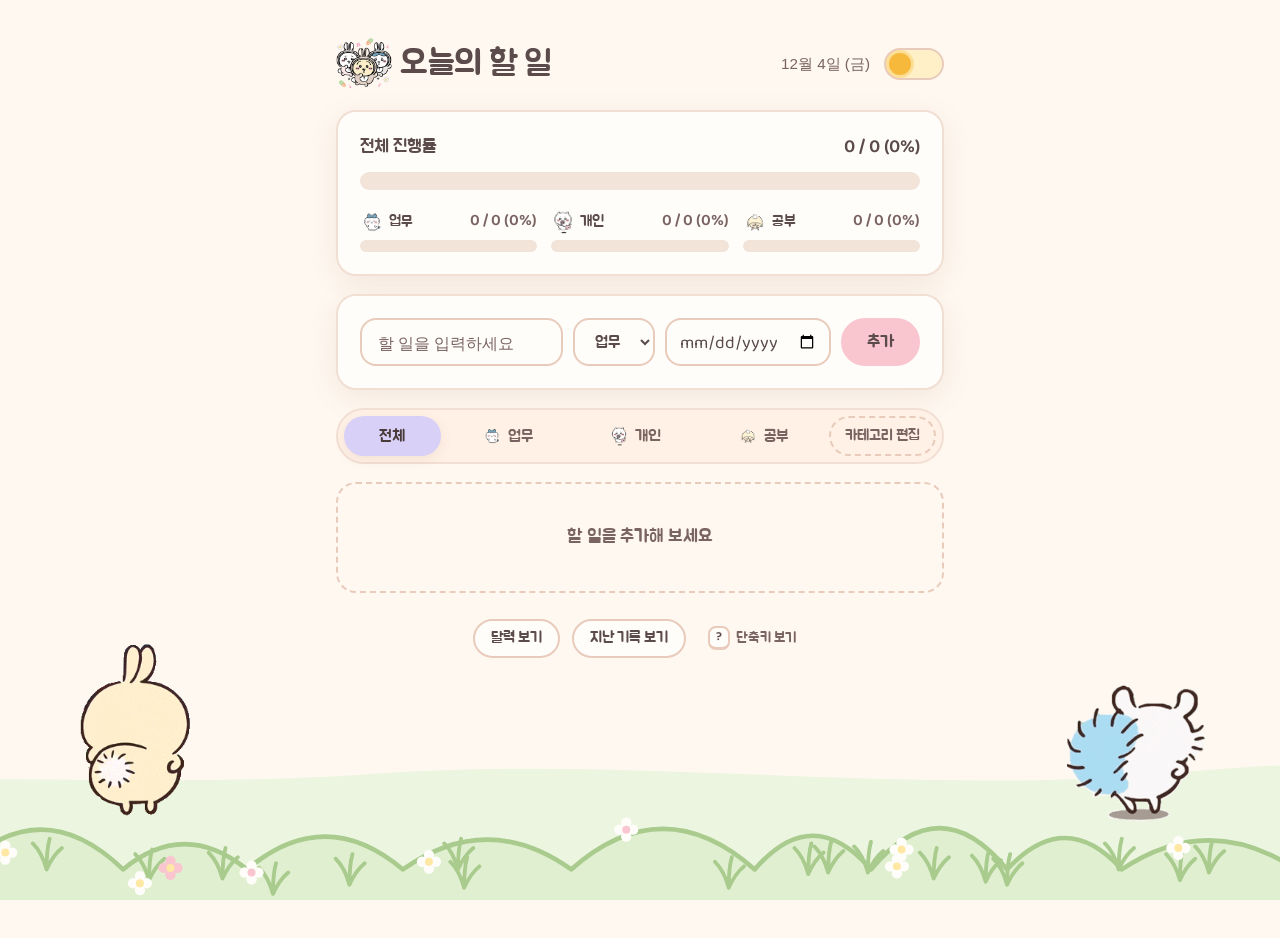
<file: index.html>
<!-- Created: 2026-11-02 15:14 -->
<!DOCTYPE html>
<html lang="ko">
<head>
  <meta charset="UTF-8">
  <meta name="viewport" content="width=device-width, initial-scale=1.0">
  <title>오늘의 할 일</title>
  <link rel="stylesheet" href="style.css">
  <!-- 새로고침 때 낮 화면이 번쩍이지 않도록 저장된 테마를 먼저 적용 -->
  <script>
    try {
      if (JSON.parse(localStorage.getItem("todo-app:v1")).settings.theme === "night") {
        document.documentElement.dataset.theme = "night";
      }
    } catch (e) {}
  </script>
</head>
<body>
  <!-- 밤하늘 장식 (화면 뒤, 클릭·스크린 리더 대상 아님) -->
  <div class="sky" aria-hidden="true">
    <span class="stars"></span>
    <span class="stars stars-twinkle"></span>
    <span class="stars stars-twinkle stars-twinkle-late"></span>
    <span class="moon"></span>
  </div>

  <!-- 낮 풀숲 장식 (화면 아래, 클릭·스크린 리더 대상 아님 · 밤에는 투명) -->
  <div class="meadow" aria-hidden="true">
    <svg class="meadow-art" viewBox="0 0 1440 170" preserveAspectRatio="xMidYMax slice" focusable="false">
      <path d="M0 112 C180 76 360 100 540 88 C720 74 900 104 1080 86 C1260 70 1380 94 1440 88 V180 H0 Z" style="fill:var(--color-meadow-back)"/>
      <path d="M-40 150 Q9 109 58 150 Q118 106 177 150 Q226 108 275 150 Q328 98 382 150 Q422 117 463 150 Q514 107 565 150 Q620 111 675 150 Q735 97 795 150 Q833 106 871 150 Q916 96 960 150 Q998 109 1035 150 Q1092 112 1149 150 Q1185 111 1221 150 Q1268 106 1316 150 Q1372 115 1427 150 Q1482 112 1536 150 V180 H-40 Z" style="fill:var(--color-meadow-front);stroke:var(--color-meadow-line);stroke-width:3;stroke-linejoin:round"/>
      <path d="M332 150 q-3 -11 -9 -17 M332 150 q0 -13 2 -20 M332 150 q4 -9 10 -14 M1092 152 q-3 -11 -9 -17 M1092 152 q0 -13 2 -20 M1092 152 q4 -9 10 -14 M131 151 q-3 -11 -9 -17 M131 151 q0 -13 2 -20 M131 151 q4 -9 10 -14 M399 157 q-3 -11 -9 -17 M399 157 q0 -13 2 -20 M399 157 q4 -9 10 -14 M1238 150 q-3 -11 -9 -17 M1238 150 q0 -13 2 -20 M1238 150 q4 -9 10 -14 M960 160 q-3 -11 -9 -17 M960 160 q0 -13 2 -20 M960 160 q4 -9 10 -14 M912 156 q-3 -11 -9 -17 M912 156 q0 -13 2 -20 M912 156 q4 -9 10 -14 M1073 157 q-3 -11 -9 -17 M1073 157 q0 -13 2 -20 M1073 157 q4 -9 10 -14 M1321 159 q-3 -11 -9 -17 M1321 159 q0 -13 2 -20 M1321 159 q4 -9 10 -14 M1033 150 q-3 -11 -9 -17 M1033 150 q0 -13 2 -20 M1033 150 q4 -9 10 -14 M1366 152 q-3 -11 -9 -17 M1366 152 q0 -13 2 -20 M1366 152 q4 -9 10 -14 M946 158 q-3 -11 -9 -17 M946 158 q0 -13 2 -20 M946 158 q4 -9 10 -14 M843 152 q-3 -11 -9 -17 M843 152 q0 -13 2 -20 M843 152 q4 -9 10 -14 M530 160 q-3 -11 -9 -17 M530 160 q0 -13 2 -20 M530 160 q4 -9 10 -14 M480 166 q-3 -11 -9 -17 M480 166 q0 -13 2 -20 M480 166 q4 -9 10 -14 M601 150 q-3 -11 -9 -17 M601 150 q0 -13 2 -20 M601 150 q4 -9 10 -14 M153 153 q-3 -11 -9 -17 M153 153 q0 -13 2 -20 M153 153 q4 -9 10 -14 M830 153 q-3 -11 -9 -17 M830 153 q0 -13 2 -20 M830 153 q4 -9 10 -14 M605 162 q-3 -11 -9 -17 M605 162 q0 -13 2 -20 M605 162 q4 -9 10 -14 M146 150 q-3 -11 -9 -17 M146 150 q0 -13 2 -20 M146 150 q4 -9 10 -14 M1412 150 q-3 -11 -9 -17 M1412 150 q0 -13 2 -20 M1412 150 q4 -9 10 -14 M447 156 q-3 -11 -9 -17 M447 156 q0 -13 2 -20 M447 156 q4 -9 10 -14 M117 165 q-3 -11 -9 -17 M117 165 q0 -13 2 -20 M117 165 q4 -9 10 -14 M778 162 q-3 -11 -9 -17 M778 162 q0 -13 2 -20 M778 162 q4 -9 10 -14 M869 152 q-3 -11 -9 -17 M869 152 q0 -13 2 -20 M869 152 q4 -9 10 -14 M1169 156 q-3 -11 -9 -17 M1169 156 q0 -13 2 -20 M1169 156 q4 -9 10 -14" style="fill:none;stroke:var(--color-meadow-line);stroke-width:2.5;stroke-linecap:round"/>
      <g style="fill:var(--color-meadow-flower)"><circle cx="582" cy="140.5" r="3.4"/><circle cx="586.5" cy="145" r="3.4"/><circle cx="582" cy="149.5" r="3.4"/><circle cx="577.5" cy="145" r="3.4"/></g><circle cx="582" cy="145" r="2.6" style="fill:var(--color-study)"/><g style="fill:var(--color-meadow-flower)"><circle cx="711" cy="119.5" r="3.4"/><circle cx="715.5" cy="124" r="3.4"/><circle cx="711" cy="128.5" r="3.4"/><circle cx="706.5" cy="124" r="3.4"/></g><circle cx="711" cy="124" r="2.6" style="fill:var(--color-personal)"/><g style="fill:var(--color-meadow-flower)"><circle cx="305" cy="134.5" r="3.4"/><circle cx="309.5" cy="139" r="3.4"/><circle cx="305" cy="143.5" r="3.4"/><circle cx="300.5" cy="139" r="3.4"/></g><circle cx="305" cy="139" r="2.6" style="fill:var(--color-study)"/><g style="fill:var(--color-meadow-flower)"><circle cx="52" cy="122.5" r="3.4"/><circle cx="56.5" cy="127" r="3.4"/><circle cx="52" cy="131.5" r="3.4"/><circle cx="47.5" cy="127" r="3.4"/></g><circle cx="52" cy="127" r="2.6" style="fill:var(--color-personal)"/><g style="fill:var(--color-meadow-flower)"><circle cx="393" cy="154.5" r="3.4"/><circle cx="397.5" cy="159" r="3.4"/><circle cx="393" cy="163.5" r="3.4"/><circle cx="388.5" cy="159" r="3.4"/></g><circle cx="393" cy="159" r="2.6" style="fill:var(--color-study)"/><g style="fill:var(--color-meadow-flower)"><circle cx="1072" cy="131.5" r="3.4"/><circle cx="1076.5" cy="136" r="3.4"/><circle cx="1072" cy="140.5" r="3.4"/><circle cx="1067.5" cy="136" r="3.4"/></g><circle cx="1072" cy="136" r="2.6" style="fill:var(--color-study)"/><g style="fill:var(--color-meadow-flower)"><circle cx="888" cy="143.5" r="3.4"/><circle cx="892.5" cy="148" r="3.4"/><circle cx="888" cy="152.5" r="3.4"/><circle cx="883.5" cy="148" r="3.4"/></g><circle cx="888" cy="148" r="2.6" style="fill:var(--color-study)"/><g style="fill:var(--color-meadow-flower)"><circle cx="891" cy="132.5" r="3.4"/><circle cx="895.5" cy="137" r="3.4"/><circle cx="891" cy="141.5" r="3.4"/><circle cx="886.5" cy="137" r="3.4"/></g><circle cx="891" cy="137" r="2.6" style="fill:var(--color-study)"/><g style="fill:var(--color-meadow-flower)"><circle cx="1243" cy="138.5" r="3.4"/><circle cx="1247.5" cy="143" r="3.4"/><circle cx="1243" cy="147.5" r="3.4"/><circle cx="1238.5" cy="143" r="3.4"/></g><circle cx="1243" cy="143" r="2.6" style="fill:var(--color-study)"/><g style="fill:var(--color-personal)"><circle cx="413" cy="144.5" r="3.4"/><circle cx="417.5" cy="149" r="3.4"/><circle cx="413" cy="153.5" r="3.4"/><circle cx="408.5" cy="149" r="3.4"/></g><circle cx="413" cy="149" r="2.6" style="fill:var(--color-study)"/><g style="fill:var(--color-meadow-flower)"><circle cx="1211" cy="125.5" r="3.4"/><circle cx="1215.5" cy="130" r="3.4"/><circle cx="1211" cy="134.5" r="3.4"/><circle cx="1206.5" cy="130" r="3.4"/></g><circle cx="1211" cy="130" r="2.6" style="fill:var(--color-study)"/><g style="fill:var(--color-meadow-flower)"><circle cx="466" cy="147.5" r="3.4"/><circle cx="470.5" cy="152" r="3.4"/><circle cx="466" cy="156.5" r="3.4"/><circle cx="461.5" cy="152" r="3.4"/></g><circle cx="466" cy="152" r="2.6" style="fill:var(--color-personal)"/><g style="fill:var(--color-meadow-flower)"><circle cx="1279" cy="140.5" r="3.4"/><circle cx="1283.5" cy="145" r="3.4"/><circle cx="1279" cy="149.5" r="3.4"/><circle cx="1274.5" cy="145" r="3.4"/></g><circle cx="1279" cy="145" r="2.6" style="fill:var(--color-personal)"/><g style="fill:var(--color-meadow-flower)"><circle cx="180" cy="123.5" r="3.4"/><circle cx="184.5" cy="128" r="3.4"/><circle cx="180" cy="132.5" r="3.4"/><circle cx="175.5" cy="128" r="3.4"/></g><circle cx="180" cy="128" r="2.6" style="fill:var(--color-study)"/>
    </svg>
    <!-- 낮 친구들: 토끼 · 다람쥐 (풀숲과 함께 밤에는 사라진다 · 움직임 줄이기 설정이면 멈춘 그림) -->
    <picture class="meadow-friend meadow-friend--bunny">
      <source srcset="images/meadow-bunny.png" media="(prefers-reduced-motion: reduce)">
      <img src="images/meadow-bunny.gif" alt="" width="200" height="200" draggable="false">
    </picture>
    <picture class="meadow-friend meadow-friend--squirrel">
      <source srcset="images/meadow-squirrel.png" media="(prefers-reduced-motion: reduce)">
      <img src="images/meadow-squirrel.gif" alt="" width="180" height="180" draggable="false">
    </picture>
  </div>

  <!-- 밤 친구들: 고양이 · 노란 토끼 (밤에만 보인다) -->
  <div class="night-friends" aria-hidden="true">
    <picture class="meadow-friend meadow-friend--cat">
      <source srcset="images/meadow-cat.png" media="(prefers-reduced-motion: reduce)">
      <img src="images/meadow-cat.gif" alt="" width="170" height="170" draggable="false">
    </picture>
    <picture class="meadow-friend meadow-friend--yellow">
      <source srcset="images/meadow-yellow.png" media="(prefers-reduced-motion: reduce)">
      <img src="images/meadow-yellow.gif" alt="" width="180" height="180" draggable="false">
    </picture>
  </div>

  <main class="app">
    <!-- localStorage를 쓸 수 없을 때만 표시 -->
    <p class="banner" id="storage-banner" role="alert" hidden>이 브라우저에서는 데이터가 저장되지 않습니다</p>

    <!-- 1. 헤더 -->
    <header class="app-header">
      <h1 class="app-title"><span class="title-icon" id="title-icon"></span>오늘의 할 일</h1>
      <time class="today" id="today"></time>
      <button type="button" class="theme-switch" id="theme-switch" role="switch"
              aria-checked="false" aria-label="밤 모드">
        <span class="theme-switch-thumb" aria-hidden="true"></span>
      </button>
    </header>

    <!-- 2. 진행률 -->
    <section class="card progress" aria-labelledby="progress-title">
      <div class="progress-head">
        <h2 class="section-title" id="progress-title">전체 진행률</h2>
        <p class="progress-text" id="progress-text">0 / 0 (0%)</p>
      </div>
      <div class="bar bar-total" role="progressbar" aria-label="전체 진행률"
           aria-valuemin="0" aria-valuemax="100" aria-valuenow="0">
        <div class="bar-fill" id="progress-fill" style="width: 0%"></div>
      </div>

      <ul class="category-progress"></ul>
    </section>

    <!-- 3. 입력 -->
    <section class="card" aria-label="할 일 추가">
      <form class="todo-form" id="todo-form">
        <label for="todo-input" class="visually-hidden">할 일</label>
        <input type="text" id="todo-input" class="todo-input"
               maxlength="100" placeholder="할 일을 입력하세요" autocomplete="off">

        <label for="todo-category" class="visually-hidden">카테고리</label>
        <select id="todo-category" class="todo-select"></select>
        <label for="todo-due" class="visually-hidden">마감일 (선택)</label>
        <input type="date" id="todo-due" class="todo-due" title="마감일 (선택)">

        <button type="submit" class="btn btn-primary">추가</button>
      </form>
    </section>

    <!-- 4. 필터 탭 -->
    <nav class="filters" aria-label="카테고리 필터">
      <button type="button" class="filter-btn is-active" data-filter="all" aria-pressed="true">전체</button>
      <!-- 카테고리 탭은 app.js가 이 버튼 앞에 그린다 -->
      <button type="button" class="filter-edit" id="category-open">카테고리 편집</button>
    </nav>

    <!-- 5. 할 일 목록 (app.js에서 렌더링) -->
    <section aria-label="할 일 목록">
      <ul class="todo-list" id="todo-list"></ul>
    </section>
    <div class="page-links">
      <button type="button" class="history-open" id="calendar-open">달력 보기</button>
      <button type="button" class="history-open" id="history-open">지난 기록 보기</button>
      <button type="button" class="shortcut-hint" id="help-open"><kbd>?</kbd> 단축키 보기</button>
    </div>

  </main>

  <!-- 단축키 도움말 (? 키 또는 아래 안내 버튼으로 열기) -->
  <dialog class="help-dialog" id="help-dialog" aria-labelledby="help-title">
    <div class="help-head">
      <h2 class="help-title" id="help-title">키보드 단축키</h2>
      <button type="button" class="btn btn-ghost" id="help-close">닫기</button>
    </div>
    <table class="shortcut-table">
      <thead>
        <tr>
          <th scope="col">키</th>
          <th scope="col">동작</th>
        </tr>
      </thead>
      <tbody id="shortcut-rows"></tbody>
    </table>
  </dialog>

  <!-- 카테고리 편집 (추가·이름 바꾸기·삭제, 최대 5개) -->
  <dialog class="help-dialog category-dialog" id="category-dialog" aria-labelledby="category-title">
    <div class="help-head">
      <h2 class="help-title" id="category-title">카테고리 편집</h2>
      <button type="button" class="btn btn-ghost" id="category-close">닫기</button>
    </div>
    <p class="category-note" id="category-note"></p>
    <ul class="category-list" id="category-list"></ul>
    <form class="category-add" id="category-add-form">
      <label for="category-add-input" class="visually-hidden">새 카테고리 이름</label>
      <input type="text" id="category-add-input" class="todo-input" maxlength="10"
             placeholder="새 카테고리 이름" autocomplete="off">
      <button type="submit" class="btn btn-primary" id="category-add-button">추가</button>
    </form>
    <p class="category-error" id="category-error" role="alert" hidden></p>
  </dialog>

  <!-- 지난 기록: 날짜별로 추가·완료한 할 일 (H 키 또는 아래 버튼) -->
  <dialog class="help-dialog history-dialog" id="history-dialog" aria-labelledby="history-title">
    <div class="help-head">
      <h2 class="help-title" id="history-title">지난 기록</h2>
      <button type="button" class="btn btn-ghost" id="history-close">닫기</button>
    </div>
    <p class="category-note">날짜별로 추가하고 완료한 할 일을 모아 보여 줘요. 삭제한 할 일은 기록에서도 빠져요.</p>
    <div class="history-list" id="history-list"></div>
  </dialog>

  <!-- 달력: 마감일별 할 일 (C 키 또는 아래 버튼) -->
  <dialog class="help-dialog calendar-dialog" id="calendar-dialog" aria-labelledby="calendar-title">
    <div class="help-head">
      <h2 class="help-title" id="calendar-title">달력</h2>
      <button type="button" class="btn btn-ghost" id="calendar-close">닫기</button>
    </div>
    <div class="calendar-nav">
      <button type="button" class="btn btn-ghost calendar-arrow" id="calendar-prev" aria-label="이전 달">‹</button>
      <p class="calendar-month" id="calendar-month" aria-live="polite"></p>
      <button type="button" class="btn btn-ghost calendar-arrow" id="calendar-next" aria-label="다음 달">›</button>
      <button type="button" class="btn btn-ghost calendar-today-btn" id="calendar-today">오늘</button>
    </div>
    <div class="calendar-weekdays" aria-hidden="true">
      <span>일</span><span>월</span><span>화</span><span>수</span><span>목</span><span>금</span><span>토</span>
    </div>
    <div class="calendar-days" id="calendar-days"></div>
    <div class="calendar-detail" id="calendar-detail" aria-live="polite"></div>
  </dialog>

  <!-- 화면 아래 안내들 -->
  <div class="toast-stack">
    <!-- 삭제 되돌리기 (5초) -->
    <div class="toast toast-undo" id="undo-toast" role="status" aria-live="polite" hidden>
      <span>삭제했습니다 ·</span>
      <button type="button" class="toast-button" id="undo-button">되돌리기 (Ctrl+Z)</button>
    </div>
    <!-- 잠깐 보였다 사라지는 안내 (저장 실패 등) -->
    <div class="toast" id="toast" role="status" aria-live="polite" hidden></div>
  </div>

  <script src="app.js" defer></script>
</body>
</html>
</file>
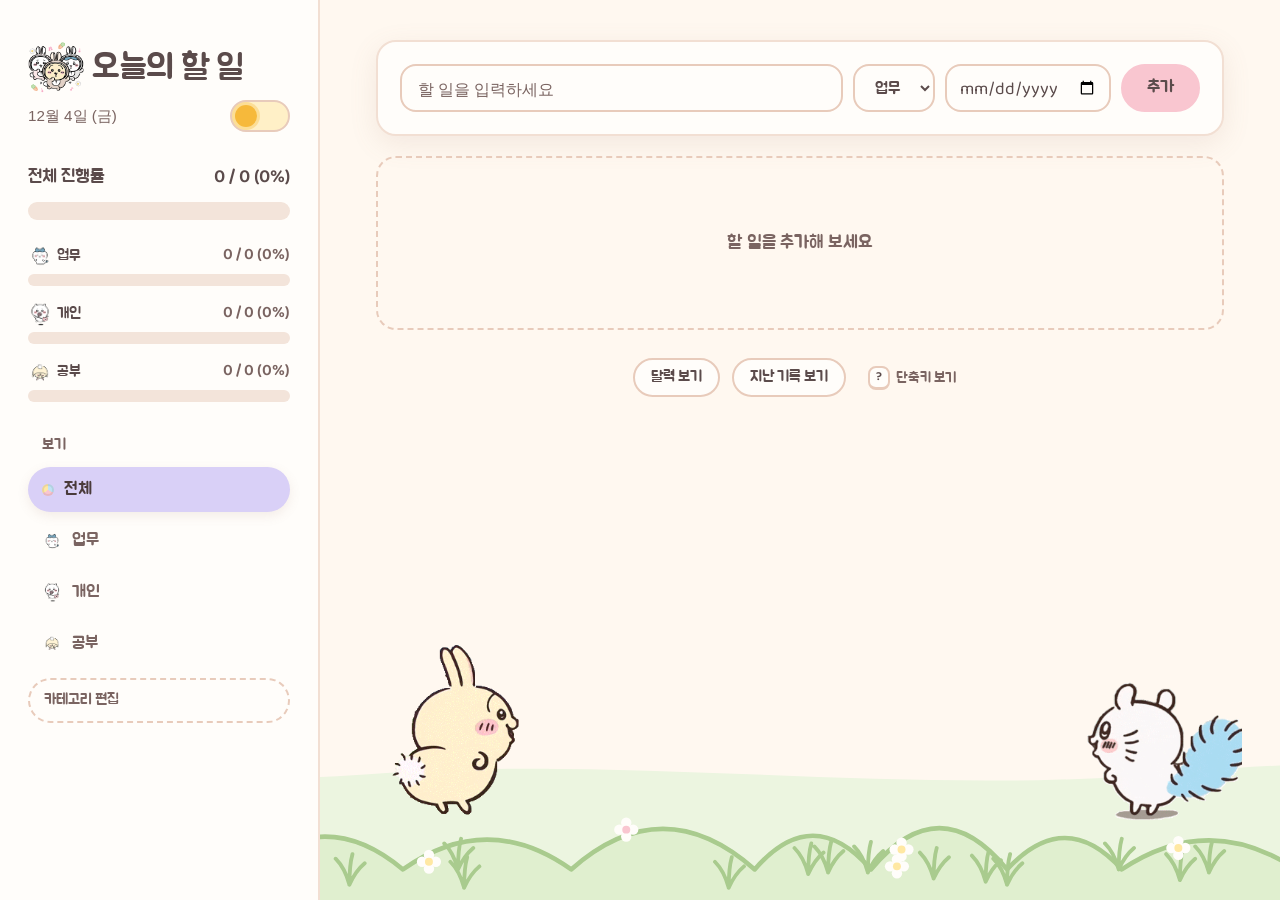
<file: web_version/index.html>
<!-- Created: 2026-11-02 15:47 -->
<!DOCTYPE html>
<html lang="ko">
<head>
  <meta charset="UTF-8">
  <meta name="viewport" content="width=device-width, initial-scale=1.0">
  <title>오늘의 할 일</title>
  <link rel="stylesheet" href="style.css">
  <!-- 새로고침 때 낮 화면이 번쩍이지 않도록 저장된 테마를 먼저 적용 -->
  <script>
    try {
      if (JSON.parse(localStorage.getItem("todo-app:v1")).settings.theme === "night") {
        document.documentElement.dataset.theme = "night";
      }
    } catch (e) {}
  </script>
</head>
<body>
  <!-- 밤하늘 장식 (화면 뒤, 클릭·스크린 리더 대상 아님) -->
  <div class="sky" aria-hidden="true">
    <span class="stars"></span>
    <span class="stars stars-twinkle"></span>
    <span class="stars stars-twinkle stars-twinkle-late"></span>
    <span class="moon"></span>
  </div>

  <!-- 낮 풀숲 장식 (화면 아래, 클릭·스크린 리더 대상 아님 · 밤에는 투명) -->
  <div class="meadow" aria-hidden="true">
    <svg class="meadow-art" viewBox="0 0 1440 170" preserveAspectRatio="xMidYMax slice" focusable="false">
      <path d="M0 112 C180 76 360 100 540 88 C720 74 900 104 1080 86 C1260 70 1380 94 1440 88 V180 H0 Z" style="fill:var(--color-meadow-back)"/>
      <path d="M-40 150 Q9 109 58 150 Q118 106 177 150 Q226 108 275 150 Q328 98 382 150 Q422 117 463 150 Q514 107 565 150 Q620 111 675 150 Q735 97 795 150 Q833 106 871 150 Q916 96 960 150 Q998 109 1035 150 Q1092 112 1149 150 Q1185 111 1221 150 Q1268 106 1316 150 Q1372 115 1427 150 Q1482 112 1536 150 V180 H-40 Z" style="fill:var(--color-meadow-front);stroke:var(--color-meadow-line);stroke-width:3;stroke-linejoin:round"/>
      <path d="M332 150 q-3 -11 -9 -17 M332 150 q0 -13 2 -20 M332 150 q4 -9 10 -14 M1092 152 q-3 -11 -9 -17 M1092 152 q0 -13 2 -20 M1092 152 q4 -9 10 -14 M131 151 q-3 -11 -9 -17 M131 151 q0 -13 2 -20 M131 151 q4 -9 10 -14 M399 157 q-3 -11 -9 -17 M399 157 q0 -13 2 -20 M399 157 q4 -9 10 -14 M1238 150 q-3 -11 -9 -17 M1238 150 q0 -13 2 -20 M1238 150 q4 -9 10 -14 M960 160 q-3 -11 -9 -17 M960 160 q0 -13 2 -20 M960 160 q4 -9 10 -14 M912 156 q-3 -11 -9 -17 M912 156 q0 -13 2 -20 M912 156 q4 -9 10 -14 M1073 157 q-3 -11 -9 -17 M1073 157 q0 -13 2 -20 M1073 157 q4 -9 10 -14 M1321 159 q-3 -11 -9 -17 M1321 159 q0 -13 2 -20 M1321 159 q4 -9 10 -14 M1033 150 q-3 -11 -9 -17 M1033 150 q0 -13 2 -20 M1033 150 q4 -9 10 -14 M1366 152 q-3 -11 -9 -17 M1366 152 q0 -13 2 -20 M1366 152 q4 -9 10 -14 M946 158 q-3 -11 -9 -17 M946 158 q0 -13 2 -20 M946 158 q4 -9 10 -14 M843 152 q-3 -11 -9 -17 M843 152 q0 -13 2 -20 M843 152 q4 -9 10 -14 M530 160 q-3 -11 -9 -17 M530 160 q0 -13 2 -20 M530 160 q4 -9 10 -14 M480 166 q-3 -11 -9 -17 M480 166 q0 -13 2 -20 M480 166 q4 -9 10 -14 M601 150 q-3 -11 -9 -17 M601 150 q0 -13 2 -20 M601 150 q4 -9 10 -14 M153 153 q-3 -11 -9 -17 M153 153 q0 -13 2 -20 M153 153 q4 -9 10 -14 M830 153 q-3 -11 -9 -17 M830 153 q0 -13 2 -20 M830 153 q4 -9 10 -14 M605 162 q-3 -11 -9 -17 M605 162 q0 -13 2 -20 M605 162 q4 -9 10 -14 M146 150 q-3 -11 -9 -17 M146 150 q0 -13 2 -20 M146 150 q4 -9 10 -14 M1412 150 q-3 -11 -9 -17 M1412 150 q0 -13 2 -20 M1412 150 q4 -9 10 -14 M447 156 q-3 -11 -9 -17 M447 156 q0 -13 2 -20 M447 156 q4 -9 10 -14 M117 165 q-3 -11 -9 -17 M117 165 q0 -13 2 -20 M117 165 q4 -9 10 -14 M778 162 q-3 -11 -9 -17 M778 162 q0 -13 2 -20 M778 162 q4 -9 10 -14 M869 152 q-3 -11 -9 -17 M869 152 q0 -13 2 -20 M869 152 q4 -9 10 -14 M1169 156 q-3 -11 -9 -17 M1169 156 q0 -13 2 -20 M1169 156 q4 -9 10 -14" style="fill:none;stroke:var(--color-meadow-line);stroke-width:2.5;stroke-linecap:round"/>
      <g style="fill:var(--color-meadow-flower)"><circle cx="582" cy="140.5" r="3.4"/><circle cx="586.5" cy="145" r="3.4"/><circle cx="582" cy="149.5" r="3.4"/><circle cx="577.5" cy="145" r="3.4"/></g><circle cx="582" cy="145" r="2.6" style="fill:var(--color-study)"/><g style="fill:var(--color-meadow-flower)"><circle cx="711" cy="119.5" r="3.4"/><circle cx="715.5" cy="124" r="3.4"/><circle cx="711" cy="128.5" r="3.4"/><circle cx="706.5" cy="124" r="3.4"/></g><circle cx="711" cy="124" r="2.6" style="fill:var(--color-personal)"/><g style="fill:var(--color-meadow-flower)"><circle cx="305" cy="134.5" r="3.4"/><circle cx="309.5" cy="139" r="3.4"/><circle cx="305" cy="143.5" r="3.4"/><circle cx="300.5" cy="139" r="3.4"/></g><circle cx="305" cy="139" r="2.6" style="fill:var(--color-study)"/><g style="fill:var(--color-meadow-flower)"><circle cx="52" cy="122.5" r="3.4"/><circle cx="56.5" cy="127" r="3.4"/><circle cx="52" cy="131.5" r="3.4"/><circle cx="47.5" cy="127" r="3.4"/></g><circle cx="52" cy="127" r="2.6" style="fill:var(--color-personal)"/><g style="fill:var(--color-meadow-flower)"><circle cx="393" cy="154.5" r="3.4"/><circle cx="397.5" cy="159" r="3.4"/><circle cx="393" cy="163.5" r="3.4"/><circle cx="388.5" cy="159" r="3.4"/></g><circle cx="393" cy="159" r="2.6" style="fill:var(--color-study)"/><g style="fill:var(--color-meadow-flower)"><circle cx="1072" cy="131.5" r="3.4"/><circle cx="1076.5" cy="136" r="3.4"/><circle cx="1072" cy="140.5" r="3.4"/><circle cx="1067.5" cy="136" r="3.4"/></g><circle cx="1072" cy="136" r="2.6" style="fill:var(--color-study)"/><g style="fill:var(--color-meadow-flower)"><circle cx="888" cy="143.5" r="3.4"/><circle cx="892.5" cy="148" r="3.4"/><circle cx="888" cy="152.5" r="3.4"/><circle cx="883.5" cy="148" r="3.4"/></g><circle cx="888" cy="148" r="2.6" style="fill:var(--color-study)"/><g style="fill:var(--color-meadow-flower)"><circle cx="891" cy="132.5" r="3.4"/><circle cx="895.5" cy="137" r="3.4"/><circle cx="891" cy="141.5" r="3.4"/><circle cx="886.5" cy="137" r="3.4"/></g><circle cx="891" cy="137" r="2.6" style="fill:var(--color-study)"/><g style="fill:var(--color-meadow-flower)"><circle cx="1243" cy="138.5" r="3.4"/><circle cx="1247.5" cy="143" r="3.4"/><circle cx="1243" cy="147.5" r="3.4"/><circle cx="1238.5" cy="143" r="3.4"/></g><circle cx="1243" cy="143" r="2.6" style="fill:var(--color-study)"/><g style="fill:var(--color-personal)"><circle cx="413" cy="144.5" r="3.4"/><circle cx="417.5" cy="149" r="3.4"/><circle cx="413" cy="153.5" r="3.4"/><circle cx="408.5" cy="149" r="3.4"/></g><circle cx="413" cy="149" r="2.6" style="fill:var(--color-study)"/><g style="fill:var(--color-meadow-flower)"><circle cx="1211" cy="125.5" r="3.4"/><circle cx="1215.5" cy="130" r="3.4"/><circle cx="1211" cy="134.5" r="3.4"/><circle cx="1206.5" cy="130" r="3.4"/></g><circle cx="1211" cy="130" r="2.6" style="fill:var(--color-study)"/><g style="fill:var(--color-meadow-flower)"><circle cx="466" cy="147.5" r="3.4"/><circle cx="470.5" cy="152" r="3.4"/><circle cx="466" cy="156.5" r="3.4"/><circle cx="461.5" cy="152" r="3.4"/></g><circle cx="466" cy="152" r="2.6" style="fill:var(--color-personal)"/><g style="fill:var(--color-meadow-flower)"><circle cx="1279" cy="140.5" r="3.4"/><circle cx="1283.5" cy="145" r="3.4"/><circle cx="1279" cy="149.5" r="3.4"/><circle cx="1274.5" cy="145" r="3.4"/></g><circle cx="1279" cy="145" r="2.6" style="fill:var(--color-personal)"/><g style="fill:var(--color-meadow-flower)"><circle cx="180" cy="123.5" r="3.4"/><circle cx="184.5" cy="128" r="3.4"/><circle cx="180" cy="132.5" r="3.4"/><circle cx="175.5" cy="128" r="3.4"/></g><circle cx="180" cy="128" r="2.6" style="fill:var(--color-study)"/>
    </svg>
    <!-- 낮 친구들: 토끼 · 다람쥐 (풀숲과 함께 밤에는 사라진다 · 움직임 줄이기 설정이면 멈춘 그림) -->
    <picture class="meadow-friend meadow-friend--bunny">
      <source srcset="images/meadow-bunny.png" media="(prefers-reduced-motion: reduce)">
      <img src="images/meadow-bunny.gif" alt="" width="200" height="200" draggable="false">
    </picture>
    <picture class="meadow-friend meadow-friend--squirrel">
      <source srcset="images/meadow-squirrel.png" media="(prefers-reduced-motion: reduce)">
      <img src="images/meadow-squirrel.gif" alt="" width="180" height="180" draggable="false">
    </picture>
  </div>

  <!-- 밤 친구들: 고양이 · 노란 토끼 (밤에만 보인다) -->
  <div class="night-friends" aria-hidden="true">
    <picture class="meadow-friend meadow-friend--cat">
      <source srcset="images/meadow-cat.png" media="(prefers-reduced-motion: reduce)">
      <img src="images/meadow-cat.gif" alt="" width="170" height="170" draggable="false">
    </picture>
    <picture class="meadow-friend meadow-friend--yellow">
      <source srcset="images/meadow-yellow.png" media="(prefers-reduced-motion: reduce)">
      <img src="images/meadow-yellow.gif" alt="" width="180" height="180" draggable="false">
    </picture>
  </div>

  <div class="app">
    <!-- 왼쪽 사이드바: 헤더 · 진행률 · 필터 -->
    <aside class="sidebar">
      <header class="app-header">
        <h1 class="app-title"><span class="title-icon" id="title-icon"></span>오늘의 할 일</h1>
        <time class="today" id="today"></time>
        <button type="button" class="theme-switch" id="theme-switch" role="switch"
                aria-checked="false" aria-label="밤 모드">
          <span class="theme-switch-thumb" aria-hidden="true"></span>
        </button>
      </header>

      <section class="progress" aria-labelledby="progress-title">
        <div class="progress-head">
          <h2 class="section-title" id="progress-title">전체 진행률</h2>
          <p class="progress-text" id="progress-text">0 / 0 (0%)</p>
        </div>
        <div class="bar bar-total" role="progressbar" aria-label="전체 진행률"
             aria-valuemin="0" aria-valuemax="100" aria-valuenow="0">
          <div class="bar-fill" id="progress-fill" style="width: 0%"></div>
        </div>

        <ul class="category-progress"></ul>
      </section>

      <nav class="filters" aria-label="카테고리 필터">
        <p class="nav-title" aria-hidden="true">보기</p>
        <button type="button" class="filter-btn is-active" data-filter="all" aria-pressed="true">전체</button>
        <!-- 카테고리 탭은 app.js가 이 버튼 앞에 그린다 -->
        <button type="button" class="filter-edit" id="category-open">카테고리 편집</button>
      </nav>
    </aside>

    <!-- 오른쪽 본문: 입력 · 목록 -->
    <main class="main">
      <div class="main-inner">
        <!-- localStorage를 쓸 수 없을 때만 표시 -->
        <p class="banner" id="storage-banner" role="alert" hidden>이 브라우저에서는 데이터가 저장되지 않습니다</p>

        <section class="card" aria-label="할 일 추가">
          <form class="todo-form" id="todo-form">
            <label for="todo-input" class="visually-hidden">할 일</label>
            <input type="text" id="todo-input" class="todo-input"
                   maxlength="100" placeholder="할 일을 입력하세요" autocomplete="off">

            <label for="todo-category" class="visually-hidden">카테고리</label>
            <select id="todo-category" class="todo-select"></select>
            <label for="todo-due" class="visually-hidden">마감일 (선택)</label>
            <input type="date" id="todo-due" class="todo-due" title="마감일 (선택)">

            <button type="submit" class="btn btn-primary">추가</button>
          </form>
        </section>

        <section aria-label="할 일 목록">
          <ul class="todo-list" id="todo-list"></ul>
        </section>
        <div class="page-links">
          <button type="button" class="history-open" id="calendar-open">달력 보기</button>
          <button type="button" class="history-open" id="history-open">지난 기록 보기</button>
          <button type="button" class="shortcut-hint" id="help-open"><kbd>?</kbd> 단축키 보기</button>
        </div>

      </div>
    </main>
  </div>

  <!-- 단축키 도움말 (? 키 또는 아래 안내 버튼으로 열기) -->
  <dialog class="help-dialog" id="help-dialog" aria-labelledby="help-title">
    <div class="help-head">
      <h2 class="help-title" id="help-title">키보드 단축키</h2>
      <button type="button" class="btn btn-ghost" id="help-close">닫기</button>
    </div>
    <table class="shortcut-table">
      <thead>
        <tr>
          <th scope="col">키</th>
          <th scope="col">동작</th>
        </tr>
      </thead>
      <tbody id="shortcut-rows"></tbody>
    </table>
  </dialog>

  <!-- 카테고리 편집 (추가·이름 바꾸기·삭제, 최대 5개) -->
  <dialog class="help-dialog category-dialog" id="category-dialog" aria-labelledby="category-title">
    <div class="help-head">
      <h2 class="help-title" id="category-title">카테고리 편집</h2>
      <button type="button" class="btn btn-ghost" id="category-close">닫기</button>
    </div>
    <p class="category-note" id="category-note"></p>
    <ul class="category-list" id="category-list"></ul>
    <form class="category-add" id="category-add-form">
      <label for="category-add-input" class="visually-hidden">새 카테고리 이름</label>
      <input type="text" id="category-add-input" class="todo-input" maxlength="10"
             placeholder="새 카테고리 이름" autocomplete="off">
      <button type="submit" class="btn btn-primary" id="category-add-button">추가</button>
    </form>
    <p class="category-error" id="category-error" role="alert" hidden></p>
  </dialog>

  <!-- 지난 기록: 날짜별로 추가·완료한 할 일 (H 키 또는 아래 버튼) -->
  <dialog class="help-dialog history-dialog" id="history-dialog" aria-labelledby="history-title">
    <div class="help-head">
      <h2 class="help-title" id="history-title">지난 기록</h2>
      <button type="button" class="btn btn-ghost" id="history-close">닫기</button>
    </div>
    <p class="category-note">날짜별로 추가하고 완료한 할 일을 모아 보여 줘요. 삭제한 할 일은 기록에서도 빠져요.</p>
    <div class="history-list" id="history-list"></div>
  </dialog>

  <!-- 달력: 마감일별 할 일 (C 키 또는 아래 버튼) -->
  <dialog class="help-dialog calendar-dialog" id="calendar-dialog" aria-labelledby="calendar-title">
    <div class="help-head">
      <h2 class="help-title" id="calendar-title">달력</h2>
      <button type="button" class="btn btn-ghost" id="calendar-close">닫기</button>
    </div>
    <div class="calendar-nav">
      <button type="button" class="btn btn-ghost calendar-arrow" id="calendar-prev" aria-label="이전 달">‹</button>
      <p class="calendar-month" id="calendar-month" aria-live="polite"></p>
      <button type="button" class="btn btn-ghost calendar-arrow" id="calendar-next" aria-label="다음 달">›</button>
      <button type="button" class="btn btn-ghost calendar-today-btn" id="calendar-today">오늘</button>
    </div>
    <div class="calendar-weekdays" aria-hidden="true">
      <span>일</span><span>월</span><span>화</span><span>수</span><span>목</span><span>금</span><span>토</span>
    </div>
    <div class="calendar-days" id="calendar-days"></div>
    <div class="calendar-detail" id="calendar-detail" aria-live="polite"></div>
  </dialog>

  <!-- 화면 아래 안내들 -->
  <div class="toast-stack">
    <!-- 삭제 되돌리기 (5초) -->
    <div class="toast toast-undo" id="undo-toast" role="status" aria-live="polite" hidden>
      <span>삭제했습니다 ·</span>
      <button type="button" class="toast-button" id="undo-button">되돌리기 (Ctrl+Z)</button>
    </div>
    <!-- 잠깐 보였다 사라지는 안내 (저장 실패 등) -->
    <div class="toast" id="toast" role="status" aria-live="polite" hidden></div>
  </div>

  <script src="app.js" defer></script>
</body>
</html>
</file>
<file: style.css>
/* Created: 2026-11-02 15:14 */

/* ============================================================
   말랑하고 따뜻한 동화풍 테마
   - 색상은 모두 :root 변수(역할 이름). 다크 모드는 이 변수만 덮어쓰면 된다.
   - 글자/배경 조합은 모두 명도 대비 4.5:1 이상.
   ============================================================ */

@font-face {
  font-family: "Jua";
  src: url("fonts/Jua-Regular.woff2") format("woff2");
  font-weight: 400;
  font-style: normal;
  font-display: swap;
}

/* 영문·숫자·기본 문장부호 전용 (Baloo 2 SemiBold를 라틴 범위만 잘라 18KB로 넣었다).
   - Jua(굵기 1개)와 함께 쓰이므로 font-weight 400 자리에 등록한다.
   - size-adjust: Baloo 2는 대문자 높이가 Jua의 영문보다 작아(0.615 vs 0.712em) 키워 맞춘다.
   - ascent/descent/line-gap-override: Baloo 2의 세로 여백(1.6em)이 Jua(1.0em)보다 훨씬 커서
     영문만 있는 줄이 아래로 처지거나 줄 높이가 흔들리지 않도록 Jua와 같게 맞춘다. */
@font-face {
  font-family: "Baloo 2";
  src: url("fonts/Baloo2-SemiBold-Latin.woff2") format("woff2");
  font-weight: 400;
  font-style: normal;
  font-display: swap;
  unicode-range: U+0020-007E, U+00A0-00FF, U+2013-2014, U+2018-201A, U+201C-201E, U+2022, U+2026;
  size-adjust: 108%;
  /* override 값에도 size-adjust가 곱해지므로 1.08로 나눠 둔다 → 실제로 Jua와 같은 0.8em / 0.2em */
  ascent-override: 74.07%;
  descent-override: 18.52%;
  line-gap-override: 0%;
}

/* 할 일 내용용 영문 (Baloo 2 Regular, 라틴 범위만 18KB).
   내용의 한글은 읽기 편한 시스템 고딕(보통 굵기)이므로, 굵기를 맞춰 Regular를 따로 쓴다.
   - size-adjust 110%: 소문자 높이를 시스템 고딕과 맞춘다(Baloo 2는 그대로 쓰면 작아 보인다).
   - override: 시스템 고딕(Mac 기준 0.97em / 0.21em)과 같은 줄 위치가 되도록 1.1로 나눈 값. */
@font-face {
  font-family: "Baloo 2 Text";
  src: url("fonts/Baloo2-Regular-Latin.woff2") format("woff2");
  font-weight: 400;
  font-style: normal;
  font-display: swap;
  unicode-range: U+0020-007E, U+00A0-00FF, U+2013-2014, U+2018-201A, U+201C-201E, U+2022, U+2026;
  size-adjust: 110%;
  ascent-override: 88.18%;
  descent-override: 19.09%;
  line-gap-override: 0%;
}

:root {
  color-scheme: light;

  /* 바탕 */
  --color-bg: #fff8f0;              /* 크림색 페이지 배경 */
  --color-surface: #fffdfa;         /* 카드 */
  --color-surface-soft: #fff1e6;    /* 탭 바탕, 호버 */

  /* 글자 */
  --color-text: #5b4b4b;            /* 본문 (bg 대비 7.8:1) */
  --color-text-muted: #7a6461;      /* 보조 글자 (surface-soft 대비 5.0:1) */
  --color-text-on-accent: #5b4b4b;  /* 분홍 버튼 위 글자 (5.5:1) */
  --color-text-on-category: #4a3b3b;/* 카테고리 배지 위 글자 (7.1:1 이상) */

  /* 선 · 그림자 */
  --color-border: #f2dfd3;
  --color-border-strong: #e8cbbb;   /* 입력창 테두리 */
  --color-shadow: rgba(160, 112, 96, 0.12);

  /* 포인트 */
  --color-accent: #f9c6d0;          /* 연분홍: 주요 버튼, 선택된 탭 */
  --color-accent-hover: #fbd6dd;
  --color-accent-strong: #c9607a;   /* 포커스 링, 체크박스 (글자 아님, 3:1 이상) */
  --color-on-accent-strong: #ffffff;/* 체크 표시 */

  /* 카테고리 (진행 막대·배지 공통) */
  --color-work: #bfe3f5;            /* 하늘색 */
  --color-personal: #f9c6d0;        /* 연분홍 */
  --color-study: #ffe8a3;           /* 버터 노랑 */
  --color-extra1: #ffd6b8;          /* 새 카테고리 1 (살구) */
  --color-extra2: #cfe5c4;          /* 새 카테고리 2 (세이지) */

  /* 진행 막대 */
  --color-progress-track: #f3e4da;
  --color-progress-fill: #f4a9ba;   /* 전체 진행률 */
  --color-progress-edge: rgba(91, 75, 75, 0.12); /* 파스텔 막대 윤곽 */

  /* 상태 */
  --color-danger: #b4233c;          /* 빈 값 경고 테두리, 삭제 호버 글자 (6.1:1) */
  --color-danger-soft: rgba(180, 35, 60, 0.15);
  --color-banner-bg: #ffe8a3;
  --color-banner-border: #f5d37a;
  --color-banner-text: #5b4b4b;
  --color-toast-bg: #5b4b4b;
  --color-toast-text: #fff8f0;

  /* 키보드 선택 항목 테두리 (배경 대비 5.3:1) */
  --color-selected: #6d55c7;
  /* 단축키 도움말 */
  --color-dialog-bg: #fffdfa;
  --color-backdrop: rgba(91, 75, 75, 0.35);

  /* 낮 풀숲 (보조 글자가 겹쳐도 4.5:1 이상인 옅은 연두) */
  --color-meadow-back: #ecf5e0;
  --color-meadow-front: #e0efcf;
  --color-meadow-line: #a9cb8e;
  --color-meadow-flower: #fffdfa;
  --meadow-opacity: 1;
  --night-friends-opacity: 0;

  /* 전체 탭 (라벤더) */
  --color-all: #d9d0f7;
  /* PNG 아이콘 (밤에는 살짝 차분하게) */
  --icon-filter: none;

  /* 진행 막대 빛 (낮에는 없음) */
  --color-progress-glow: transparent;

  /* 낮/밤 스위치 */
  --color-switch-track: #fff0c7;
  --color-sun: #f6b93b;
  --color-sun-glow: rgba(246, 185, 59, 0.35);
  --switch-thumb-bg: var(--color-sun);
  --switch-thumb-shadow: 0 0 0 3px var(--color-sun-glow);
  --switch-thumb-x: 0px;

  /* 밤하늘 장식 (낮에는 투명) */
  --color-sky-top: #1b2245;
  --color-sky-mid: #2e3a6b;
  --color-sky-bottom: #4a4e8c;
  --color-star: #fff7d6;
  --color-moon: #fff1c1;
  --color-moon-glow: rgba(255, 241, 193, 0.45);
  --sky-opacity: 0;
  --twinkle-state: paused;

  /* 낮 ↔ 밤 색 전환 */
  --theme-transition: background-color 0.6s ease, color 0.6s ease, border-color 0.6s ease,
    box-shadow 0.6s ease;

  /* 폰트 */
  /* 영문·숫자는 Baloo 2, 한글은 Jua, 둘 다 없으면 대체 폰트 */
  --font-round: "Baloo 2", "Jua", "NanumSquareRound", "Nanum Square Round", "Apple SD Gothic Neo",
    "Malgun Gothic", sans-serif;
  --font-body: -apple-system, BlinkMacSystemFont, "Apple SD Gothic Neo", "Malgun Gothic",
    "Noto Sans KR", "Segoe UI", sans-serif;
  /* 할 일 내용: 영문·숫자는 Baloo 2 Regular, 한글은 시스템 고딕 */
  --font-content: "Baloo 2 Text", -apple-system, BlinkMacSystemFont, "Apple SD Gothic Neo",
    "Malgun Gothic", "Noto Sans KR", "Segoe UI", sans-serif;

  /* 모양 */
  --radius: 20px;
  --radius-sm: 16px;
  --radius-pill: 999px;
  --border-width: 2px;
  --shadow: 0 8px 28px var(--color-shadow);
  --gap: 18px;
}

/* ============================================================
   밤하늘 모드: 위의 변수만 덮어쓴다 (컴포넌트 색 하드코딩 없음)
   - 글자 대비는 반투명 카드가 가장 밝은 하늘(#4A4E8C) 위에 있을 때도 4.5:1 이상
   ============================================================ */

[data-theme="night"] {
  color-scheme: dark;

  --color-bg: #1b2245;
  --color-surface: rgba(30, 38, 78, 0.82);       /* 반투명 짙은 남색 카드 */
  --color-surface-soft: rgba(52, 60, 110, 0.78);

  --color-text: #fff3e0;                          /* 크림색 (카드 위 11.9:1 이상) */
  --color-text-muted: #cbc3e8;                    /* 연보라 회색 (최저 4.5:1) */
  --color-text-on-accent: #1f2347;                /* 8.0:1 */
  --color-text-on-category: #1f2347;              /* 8.0:1 이상 */

  --color-border: rgba(190, 178, 245, 0.35);      /* 연보라 */
  --color-border-strong: #8f86c9;
  --color-shadow: rgba(8, 10, 30, 0.45);

  --color-accent: #e3afc2;
  --color-accent-hover: #ebc1d0;
  --color-accent-strong: #f0c3d4;
  --color-on-accent-strong: #1b2245;

  /* 낮보다 살짝 차분한 파스텔 */
  --color-work: #a9cde3;
  --color-personal: #e3afc2;
  --color-study: #ead596;
  --color-extra1: #e8bfa3;
  --color-extra2: #abc9a6;

  --color-progress-track: rgba(255, 255, 255, 0.1);
  --color-progress-fill: #e3afc2;
  --color-progress-edge: rgba(255, 255, 255, 0.22);
  --color-progress-glow: rgba(227, 175, 194, 0.45);

  --color-danger: #ffa3b5;                        /* 7.0:1 */
  --color-danger-soft: rgba(255, 163, 181, 0.22);
  --color-banner-bg: #3a3f72;
  --color-banner-border: #ead596;
  --color-banner-text: #fff3e0;
  --color-toast-bg: #fff3e0;
  --color-toast-text: #1b2245;

  --color-selected: #ffe08a;                      /* 버터빛 (5.9:1 이상) */
  --color-dialog-bg: #1e264e;                     /* 도움말은 불투명하게 (글자 13.3:1) */
  --color-backdrop: rgba(8, 10, 30, 0.6);

  --color-all: #b9b0e8;
  --meadow-opacity: 0;
  --night-friends-opacity: 1;
  --icon-filter: brightness(0.9) saturate(0.9);

  --color-switch-track: #343c6e;
  --switch-thumb-bg: transparent;
  --switch-thumb-shadow: inset -7px -3px 0 0 var(--color-moon);  /* 초승달 */
  --switch-thumb-x: 28px;

  --sky-opacity: 1;
  --twinkle-state: running;
}

*,
*::before,
*::after {
  box-sizing: border-box;
}

body {
  margin: 0;
  background: var(--color-bg);
  color: var(--color-text);
  font-family: var(--font-body);
  font-size: 16px;
  line-height: 1.5;
}

button,
input,
select {
  font: inherit;
  color: inherit;
}

::placeholder {
  color: var(--color-text-muted);
  opacity: 1;
}

.visually-hidden {
  position: absolute;
  width: 1px;
  height: 1px;
  margin: -1px;
  padding: 0;
  overflow: hidden;
  clip: rect(0 0 0 0);
  white-space: nowrap;
  border: 0;
}

/* display 지정이 hidden 속성을 덮어쓰지 않도록 */
[hidden] {
  display: none !important;
}

/* 낮 ↔ 밤 색이 0.6초 동안 부드럽게 바뀌도록 (개별 transition이 있는 요소는 아래에서 따로 지정) */
*,
*::before,
*::after {
  transition: var(--theme-transition);
}

/* ---------- 밤하늘 장식 레이어 ---------- */

.sky {
  position: fixed;
  inset: 0;
  z-index: -1;
  overflow: hidden;
  pointer-events: none;
  background: linear-gradient(180deg, var(--color-sky-top) 0%, var(--color-sky-mid) 55%,
    var(--color-sky-bottom) 100%);
  opacity: var(--sky-opacity);
  transition: opacity 0.6s ease;
}

/* 2px 점 하나에 box-shadow로 별을 흩뿌린다 */
.stars {
  position: absolute;
  top: 0;
  left: 0;
  width: 2px;
  height: 2px;
  border-radius: 50%;
  box-shadow:
    32.7vw 15.5vh 0 0.5px var(--color-star),
    5.7vw 79.8vh 0 0 var(--color-star),
    36.8vw 6.6vh 0 0.5px var(--color-star),
    22.0vw 9.3vh 0 0 var(--color-star),
    7.8vw 9.7vh 0 0 var(--color-star),
    6.8vw 55.3vh 0 0 var(--color-star),
    62.8vw 57.0vh 0 0 var(--color-star),
    57.6vw 39.1vh 0 0 var(--color-star),
    5.6vw 83.4vh 0 0 var(--color-star),
    42.1vw 52.9vh 0 0.5px var(--color-star),
    31.2vw 79.3vh 0 0 var(--color-star),
    11.1vw 55.8vh 0 0 var(--color-star),
    37.5vw 53.6vh 0 0 var(--color-star),
    56.3vw 60.4vh 0 0 var(--color-star),
    67.7vw 42.0vh 0 0 var(--color-star),
    46.6vw 89.7vh 0 0 var(--color-star),
    30.4vw 77.3vh 0 0.5px var(--color-star),
    77.4vw 8.9vh 0 0 var(--color-star),
    52.5vw 85.0vh 0 0.5px var(--color-star),
    45.0vw 59.5vh 0 0 var(--color-star),
    12.6vw 41.1vh 0 0 var(--color-star),
    15.9vw 47.9vh 0 0 var(--color-star),
    95.3vw 8.5vh 0 0.5px var(--color-star),
    57.2vw 85.0vh 0 0 var(--color-star),
    34.3vw 34.6vh 0 0 var(--color-star),
    57.8vw 44.8vh 0 0 var(--color-star),
    93.6vw 46.5vh 0 0.5px var(--color-star),
    7.4vw 71.2vh 0 0 var(--color-star),
    64.4vw 96.3vh 0 0 var(--color-star),
    28.9vw 38.0vh 0 0.5px var(--color-star),
    35.0vw 91.3vh 0 0 var(--color-star),
    17.5vw 12.2vh 0 0 var(--color-star),
    22.4vw 28.6vh 0 0.5px var(--color-star),
    25.3vw 38.5vh 0 0 var(--color-star),
    8.9vw 44.1vh 0 0.5px var(--color-star),
    28.2vw 14.1vh 0 0 var(--color-star),
    85.7vw 27.7vh 0 0 var(--color-star),
    97.7vw 66.5vh 0 0 var(--color-star),
    94.9vw 15.5vh 0 0 var(--color-star),
    15.8vw 64.2vh 0 0 var(--color-star),
    48.5vw 57.6vh 0 0 var(--color-star),
    28.6vw 15.0vh 0 0.5px var(--color-star),
    37.2vw 55.4vh 0 0 var(--color-star),
    68.7vw 50.5vh 0 0.5px var(--color-star),
    65.2vw 72.0vh 0 0 var(--color-star),
    89.2vw 75.9vh 0 0.5px var(--color-star);
}

.stars-twinkle {
  box-shadow:
    79.2vw 38.7vh 0 1px var(--color-star),
    39.6vw 47.2vh 0 1px var(--color-star),
    7.1vw 7.5vh 0 0.5px var(--color-star),
    44.2vw 11.6vh 0 0.5px var(--color-star),
    11.0vw 55.4vh 0 0.5px var(--color-star),
    94.0vw 59.9vh 0 0.5px var(--color-star),
    86.7vw 60.0vh 0 0.5px var(--color-star),
    63.2vw 92.7vh 0 1px var(--color-star),
    47.5vw 12.1vh 0 1px var(--color-star),
    98.3vw 45.7vh 0 1px var(--color-star);
  animation: twinkle 3.2s ease-in-out infinite alternate;
  animation-play-state: var(--twinkle-state);
}

.stars-twinkle-late {
  box-shadow:
    31.6vw 14.8vh 0 1px var(--color-star),
    73.6vw 46.9vh 0 0.5px var(--color-star),
    51.6vw 20.7vh 0 1px var(--color-star),
    15.4vw 53.1vh 0 0.5px var(--color-star),
    75.3vw 29.6vh 0 0.5px var(--color-star),
    69.2vw 26.1vh 0 1px var(--color-star),
    90.0vw 35.1vh 0 0.5px var(--color-star),
    53.2vw 75.8vh 0 1px var(--color-star),
    63.4vw 59.9vh 0 0.5px var(--color-star);
  animation-duration: 4.6s;
  animation-delay: -2s;
}

@keyframes twinkle {
  from { opacity: 1; }
  to { opacity: 0.2; }
}

/* 초승달: 투명한 원의 그림자만 보이게 해서 깎인 모양을 만든다 */
.moon {
  position: absolute;
  top: 36px;
  right: 84px;
  width: 54px;
  height: 54px;
  border-radius: 50%;
  box-shadow: 14px 8px 0 0 var(--color-moon);
  filter: drop-shadow(0 0 14px var(--color-moon-glow));
}

/* ---------- 낮/밤 스위치 ---------- */

.theme-switch {
  grid-area: switch;
  position: relative;
  flex: 0 0 auto;
  width: 60px;
  height: 32px;
  padding: 0;
  background: var(--color-switch-track);
  border: var(--border-width) solid var(--color-border-strong);
  border-radius: var(--radius-pill);
  cursor: pointer;
  transition: var(--theme-transition), transform 0.15s ease;
}

.theme-switch:hover {
  transform: scale(1.06);
}

/* 낮에는 해, 밤에는 초승달 */
.theme-switch-thumb {
  position: absolute;
  top: 3px;
  left: 3px;
  width: 22px;
  height: 22px;
  border-radius: 50%;
  background: var(--switch-thumb-bg);
  box-shadow: var(--switch-thumb-shadow);
  transform: translateX(var(--switch-thumb-x));
  transition: transform 0.3s ease, background-color 0.6s ease, box-shadow 0.6s ease;
}


/* 둥근 폰트를 쓰는 곳 (Jua는 굵기가 하나뿐이라 가짜 굵게를 막는다) */
.app-title,
.section-title,
.progress-text,
.cat-label,
.btn,
.filter-btn,
.badge,
.todo-select,
.todo-edit-select,
.todo-empty,
.banner,
.toast {
  font-family: var(--font-round);
  font-weight: 400;
}

/* 할 일 내용 (목록·입력창·수정 입력창이 같은 글꼴로 보이도록) */
.todo-text,
.todo-input,
.todo-edit-input {
  font-family: var(--font-content);
}

/* ---------- 레이아웃 ---------- */

.app {
  max-width: 640px;
  margin: 0 auto;
  padding: 36px 16px 56px;
  display: flex;
  flex-direction: column;
  gap: var(--gap);
}

.card {
  background: var(--color-surface);
  border: var(--border-width) solid var(--color-border);
  border-radius: var(--radius);
  box-shadow: var(--shadow);
  padding: 22px;
}

/* ---------- 1. 헤더 ---------- */

.app-header {
  display: grid;
  grid-template-columns: minmax(0, 1fr) auto auto;
  grid-template-areas: "title date switch";
  align-items: center;
  gap: 4px 14px;
}

.app-title {
  grid-area: title;
}

.today {
  grid-area: date;
}

.app-title {
  margin: 0;
  font-size: 2.1rem;
  line-height: 1.2;
  letter-spacing: -0.01em;
}

.today {
  color: var(--color-text-muted);
  font-size: 0.95rem;
}

/* ---------- 2. 진행률 ---------- */

.progress-head {
  display: flex;
  align-items: baseline;
  justify-content: space-between;
  gap: 12px;
  margin-bottom: 12px;
}

.section-title {
  margin: 0;
  font-size: 1.1rem;
}

.progress-text {
  margin: 0;
  font-size: 1.1rem;
  font-variant-numeric: tabular-nums;
}

.bar {
  width: 100%;
  background: var(--color-progress-track);
  border-radius: var(--radius-pill);
  box-shadow: 0 0 12px var(--color-progress-glow);
  overflow: hidden;
}

.bar-total {
  height: 18px;
}

.bar-small {
  height: 12px;
}

.bar-fill {
  height: 100%;
  background: var(--color-progress-fill);
  border-radius: inherit;
  box-shadow: inset 0 0 0 2px var(--color-progress-edge);
  transition: width 0.4s ease, var(--theme-transition);
}

.category-progress {
  list-style: none;
  margin: 20px 0 0;
  padding: 0;
  display: grid;
  grid-template-columns: repeat(3, minmax(0, 1fr));
  gap: 14px;
}

.cat-label {
  display: flex;
  flex-wrap: wrap;
  justify-content: space-between;
  gap: 4px;
  margin-bottom: 6px;
  font-size: 0.95rem;
}

.cat-count {
  color: var(--color-text-muted);
  font-variant-numeric: tabular-nums;
}


/* ---------- 3. 입력 ---------- */

.todo-form {
  display: flex;
  gap: 10px;
}

.todo-input,
.todo-select {
  height: 48px;
  padding: 0 16px;
  background: var(--color-surface);
  border: var(--border-width) solid var(--color-border-strong);
  border-radius: var(--radius-sm);
}

.todo-input {
  flex: 1;
  min-width: 0;
}

.todo-select {
  flex: 0 0 auto;
  cursor: pointer;
}

/* 빈 값 입력 강조 */
.todo-input.is-invalid {
  border-color: var(--color-danger);
  box-shadow: 0 0 0 4px var(--color-danger-soft);
}

/* ---------- 버튼 공통 ---------- */

.btn {
  border: var(--border-width) solid transparent;
  border-radius: var(--radius-pill);
  cursor: pointer;
  white-space: nowrap;
  transition: transform 0.15s ease, background-color 0.15s ease, color 0.15s ease,
    border-color 0.6s ease, box-shadow 0.6s ease;
}

.btn:hover {
  transform: scale(1.05);
}

.btn:active {
  transform: scale(0.97);
}

.btn-primary {
  flex: 0 0 auto;
  height: 48px;
  padding: 0 24px;
  background: var(--color-accent);
  border-color: var(--color-accent);
  color: var(--color-text-on-accent);
  font-size: 1.05rem;
}

.btn-primary:hover {
  background: var(--color-accent-hover);
}

.btn-ghost {
  padding: 4px 12px;
  background: transparent;
  color: var(--color-text-muted);
  font-size: 0.9rem;
}

.btn-ghost:hover {
  background: var(--color-surface-soft);
  color: var(--color-text);
}

.btn-delete:hover {
  color: var(--color-danger);
}

/* ---------- 4. 필터 탭 ---------- */

.filters {
  display: flex;
  gap: 6px;
  padding: 6px;
  background: var(--color-surface-soft);
  border: var(--border-width) solid var(--color-border);
  border-radius: var(--radius-pill);
}

.filter-btn {
  flex: 1;
  padding: 8px 0;
  border: 0;
  border-radius: var(--radius-pill);
  background: transparent;
  color: var(--color-text-muted);
  font-size: 1rem;
  cursor: pointer;
  transition: transform 0.15s ease, background-color 0.15s ease, color 0.15s ease,
    border-color 0.6s ease, box-shadow 0.6s ease;
}

.filter-btn:hover {
  color: var(--color-text);
  transform: scale(1.04);
}

.filter-btn.is-active {
  background: var(--color-accent);
  color: var(--color-text-on-accent);
  box-shadow: 0 4px 12px var(--color-shadow);
}

/* 카테고리 탭은 선택되면 그 카테고리 색으로 (배지·진행 막대와 같은 색, 글자 대비 7:1 이상) */
/* 전체 탭은 카테고리 색과 겹치지 않는 라벤더 (글자 대비 7:1 이상) */
.filter-btn.is-active[data-filter="all"] {
  background: var(--color-all);
  color: var(--color-text-on-category);
}




/* ---------- 5. 할 일 목록 ---------- */

.todo-list {
  list-style: none;
  margin: 0;
  padding: 0;
  display: flex;
  flex-direction: column;
  gap: 10px;
}

.todo-item {
  display: flex;
  align-items: center;
  gap: 12px;
  padding: 14px 14px 14px 18px;
  background: var(--color-surface);
  border: var(--border-width) solid var(--color-border);
  border-radius: var(--radius);
  box-shadow: var(--shadow);
}

/* 체크박스: 둥근 말랑 상자 */
.todo-check {
  appearance: none;
  flex: 0 0 auto;
  display: grid;
  place-content: center;
  width: 24px;
  height: 24px;
  margin: 0;
  background: var(--color-surface);
  border: var(--border-width) solid var(--color-border-strong);
  border-radius: 9px;
  cursor: pointer;
  transition: background-color 0.15s ease, border-color 0.15s ease;
}

.todo-check::before {
  content: "";
  width: 12px;
  height: 12px;
  background: var(--color-on-accent-strong);
  clip-path: polygon(14% 52%, 0 66%, 38% 100%, 100% 26%, 86% 12%, 38% 72%);
  transform: scale(0);
  transition: transform 0.15s ease;
}

.todo-check:hover {
  border-color: var(--color-accent-strong);
}

.todo-check:checked {
  background: var(--color-accent-strong);
  border-color: var(--color-accent-strong);
}

.todo-check:checked::before {
  transform: scale(1);
}

/* 방금 완료한 체크박스는 render 후 포커스를 받으므로 그때만 통통 튄다 */
.todo-check:checked:focus {
  animation: check-pop 0.28s ease-out;
}

@keyframes check-pop {
  0% { transform: scale(1); }
  40% { transform: scale(1.25); }
  70% { transform: scale(0.92); }
  100% { transform: scale(1); }
}

.todo-text {
  flex: 1;
  min-width: 0;
  overflow-wrap: anywhere;
  cursor: text;
}

.badge {
  flex: 0 0 auto;
  padding: 3px 12px;
  border-radius: var(--radius-pill);
  color: var(--color-text-on-category);
  font-size: 0.85rem;
}


.todo-actions {
  flex: 0 0 auto;
  display: flex;
  gap: 2px;
}

/* 완료 상태 */
.todo-item.is-done {
  background: var(--color-bg);
  box-shadow: none;
}

.todo-item.is-done .todo-text {
  color: var(--color-text-muted);
  text-decoration: line-through;
  text-decoration-thickness: 2px;
}

/* 편집 모드 */
.todo-item.is-editing {
  border-color: var(--color-accent);
}

.todo-edit-input,
.todo-edit-select {
  height: 40px;
  padding: 0 14px;
  background: var(--color-surface);
  border: var(--border-width) solid var(--color-border-strong);
  border-radius: var(--radius-sm);
}

.todo-edit-input {
  flex: 1;
  min-width: 0;
}

.todo-edit-select {
  flex: 0 0 auto;
  cursor: pointer;
}

/* 빈 목록 안내 */
.todo-empty {
  padding: 40px 16px;
  border: var(--border-width) dashed var(--color-border-strong);
  border-radius: var(--radius);
  text-align: center;
  color: var(--color-text-muted);
  font-size: 1.1rem;
}

/* ---------- 포커스 표시 ---------- */

.todo-input:focus,
.todo-select:focus,
.todo-edit-input:focus,
.todo-edit-select:focus,
.btn:focus-visible,
.filter-btn:focus-visible,
.theme-switch:focus-visible,
.todo-check:focus-visible {
  outline: 3px solid var(--color-accent-strong);
  outline-offset: 2px;
}

.todo-input.is-invalid:focus {
  outline-color: var(--color-danger);
}

/* ---------- 안내 ---------- */

.banner {
  margin: 0;
  padding: 12px 18px;
  background: var(--color-banner-bg);
  border: var(--border-width) solid var(--color-banner-border);
  border-radius: var(--radius);
  color: var(--color-banner-text);
}

/* 화면 아래 안내들을 위아래로 쌓는다 */
.toast-stack {
  position: fixed;
  left: 50%;
  bottom: 24px;
  transform: translateX(-50%);
  width: max-content;
  max-width: calc(100% - 32px);
  display: flex;
  flex-direction: column;
  align-items: center;
  gap: 8px;
  z-index: 10;
  pointer-events: none;
}

.toast {
  padding: 10px 20px;
  background: var(--color-toast-bg);
  color: var(--color-toast-text);
  border-radius: var(--radius-pill);
  box-shadow: var(--shadow);
  pointer-events: auto;
}

/* 삭제 되돌리기 안내 */
.toast-undo {
  display: flex;
  align-items: center;
  flex-wrap: wrap;
  justify-content: center;
  gap: 4px 10px;
  padding: 8px 10px 8px 20px;
}

.toast-button {
  padding: 4px 14px;
  background: transparent;
  border: var(--border-width) solid var(--color-toast-text);
  border-radius: var(--radius-pill);
  color: var(--color-toast-text);
  font-family: var(--font-round);
  cursor: pointer;
  transition: transform 0.15s ease;
}

.toast-button:hover {
  transform: scale(1.05);
}

.toast-button:focus-visible {
  outline: 3px solid var(--color-toast-text);
  outline-offset: 2px;
}

/* ---------- 키보드 선택 항목 ---------- */

.todo-item.is-selected {
  outline: 3px solid var(--color-selected);
  outline-offset: 3px;
}

/* ---------- 단축키 안내 · 도움말 ---------- */

kbd {
  display: inline-block;
  min-width: 1.7em;
  padding: 0 6px;
  background: var(--color-surface);
  border: var(--border-width) solid var(--color-border-strong);
  border-bottom-width: 3px;
  border-radius: 8px;
  color: var(--color-text);
  font-family: var(--font-round);
  font-size: 0.85em;
  line-height: 1.6;
  text-align: center;
}

.shortcut-hint {
  align-self: center;
  display: inline-flex;
  align-items: center;
  gap: 6px;
  margin-top: 8px;
  padding: 4px 10px;
  background: transparent;
  border: 0;
  border-radius: var(--radius-pill);
  color: var(--color-text-muted);
  font-family: var(--font-round);
  font-size: 0.85rem;
  cursor: pointer;
}

.shortcut-hint:hover {
  color: var(--color-text);
}

.shortcut-hint:focus-visible {
  outline: 3px solid var(--color-accent-strong);
  outline-offset: 2px;
}

/* 키보드가 없는 터치 기기에서는 숨긴다 */
@media (hover: none) and (pointer: coarse) {
  .shortcut-hint {
    display: none;
  }
}

.help-dialog {
  width: min(560px, calc(100% - 32px));
  max-height: calc(100vh - 48px);
  overflow: auto;
  padding: 22px 24px 24px;
  background: var(--color-dialog-bg);
  border: var(--border-width) solid var(--color-border);
  border-radius: var(--radius);
  box-shadow: var(--shadow);
  color: var(--color-text);
}

.help-dialog::backdrop {
  background: var(--color-backdrop);
}

.help-head {
  display: flex;
  align-items: center;
  justify-content: space-between;
  gap: 12px;
  margin-bottom: 12px;
}

.help-title {
  margin: 0;
  font-family: var(--font-round);
  font-size: 1.4rem;
  font-weight: 400;
}

.shortcut-table {
  width: 100%;
  border-collapse: collapse;
  font-size: 0.95rem;
}

.shortcut-table th {
  padding: 6px 8px;
  border-bottom: var(--border-width) solid var(--color-border-strong);
  color: var(--color-text-muted);
  font-family: var(--font-round);
  font-weight: 400;
  text-align: left;
}

.shortcut-table td {
  padding: 8px;
  border-bottom: var(--border-width) solid var(--color-border);
  vertical-align: middle;
}

.shortcut-table td:first-child {
  white-space: nowrap;
}

.key-note {
  color: var(--color-text-muted);
  font-size: 0.85em;
}

/* ---------- 아이콘 (images/ 폴더의 PNG) ---------- */

.icon {
  flex: 0 0 auto;
  object-fit: contain;
  vertical-align: middle;
  filter: var(--icon-filter);
  user-select: none;
}

.app-title {
  display: flex;
  align-items: center;
  gap: 8px;
}

.title-icon {
  display: inline-flex;
  flex: 0 0 auto;
}

.cat-label > span:first-child {
  display: inline-flex;
  align-items: center;
  gap: 5px;
}

.badge {
  display: inline-flex;
  align-items: center;
  gap: 4px;
}

.badge:has(.icon) {
  padding-left: 6px;
}

/* 완료하면 0.4초 통통 */
.icon.is-bouncing {
  animation: icon-bounce 0.4s ease-out;
}

@keyframes icon-bounce {
  0% { transform: translateY(0) scale(1); }
  30% { transform: translateY(-30%) scale(1.06, 0.96); }
  55% { transform: translateY(0) scale(1.1, 0.9); }
  75% { transform: translateY(-8%) scale(1); }
  100% { transform: translateY(0) scale(1); }
}

/* 필터 탭: 아이콘 + 글자를 가운데로 */
.filter-btn {
  display: flex;
  align-items: center;
  justify-content: center;
  gap: 6px;
}

/* ---------- 카테고리 편집 · 풀숲 ---------- */

/* 카테고리 탭·배지·진행 막대 색: JS가 각 요소에 --cat-color(var(--color-<slot>))를 넣어 준다 */
.cat-item .bar-fill {
  background: var(--cat-color, var(--color-progress-fill));
}

.badge {
  background: var(--cat-color, var(--color-surface-soft));
}

.filter-btn.is-active[data-filter]:not([data-filter="all"]) {
  background: var(--cat-color);
  color: var(--color-text-on-category);
}

.cat-name {
  min-width: 0;
  overflow-wrap: anywhere;
}

.filter-edit {
  border: var(--border-width) dashed var(--color-border-strong);
  border-radius: var(--radius-pill);
  background: transparent;
  color: var(--color-text-muted);
  font-family: var(--font-round);
  font-size: 0.95rem;
  cursor: pointer;
  transition: transform 0.15s ease, background-color 0.15s ease, color 0.15s ease;
}

.filter-edit:hover {
  background: var(--color-surface);
  color: var(--color-text);
  transform: scale(1.03);
}

.filter-edit:focus-visible,
.category-name-input:focus {
  outline: 3px solid var(--color-accent-strong);
  outline-offset: 2px;
}

/* 카테고리 편집 화면 */
.category-note {
  margin: 0 0 12px;
  color: var(--color-text-muted);
  font-size: 0.9rem;
}

.category-list {
  list-style: none;
  margin: 0 0 14px;
  padding: 0;
  display: flex;
  flex-direction: column;
  gap: 8px;
}

.category-row {
  display: flex;
  align-items: center;
  gap: 10px;
  padding: 8px 8px 8px 12px;
  background: var(--color-surface);
  border: var(--border-width) solid var(--color-border);
  border-left: 8px solid var(--cat-color);
  border-radius: var(--radius-sm);
}

.category-name-input {
  flex: 1;
  min-width: 0;
  height: 38px;
  padding: 0 12px;
  background: var(--color-surface);
  border: var(--border-width) solid var(--color-border-strong);
  border-radius: var(--radius-sm);
  color: var(--color-text);
  font-family: var(--font-round);
}

.category-count {
  flex: 0 0 auto;
  color: var(--color-text-muted);
  font-size: 0.85rem;
}

.category-delete:hover {
  color: var(--color-danger);
}

.category-add {
  display: flex;
  gap: 8px;
}

.category-add .todo-input:disabled,
.category-add .btn:disabled {
  opacity: 0.55;
  cursor: not-allowed;
  transform: none;
}

.category-error {
  margin: 10px 0 0;
  color: var(--color-danger);
  font-size: 0.9rem;
}

/* 낮 풀숲: 화면 아래에 깔리는 장식 (밤에는 --meadow-opacity가 0) */
.meadow {
  position: fixed;
  left: 0;
  right: 0;
  bottom: 0;
  height: 260px;
  z-index: -1;
  pointer-events: none;
  opacity: var(--meadow-opacity);
  transition: opacity 0.6s ease;
}

.meadow-art {
  display: block;
  width: 100%;
  height: 100%;
}

@media (max-width: 480px) {
  .meadow {
    height: 180px;
  }

  .category-row {
    flex-wrap: wrap;
  }

  .category-name-input {
    flex-basis: calc(100% - 40px);
  }

  .category-count {
    margin-left: 38px;
  }

  .category-delete {
    margin-left: auto;
  }
}

/* 카테고리가 5개까지 늘어나므로 탭이 넘치면 두 줄로 */
.filters {
  flex-wrap: wrap;
  border-radius: 28px;
}

.filter-btn {
  flex: 1 1 auto;
  padding: 8px 12px;
  white-space: nowrap;
}

.filter-edit {
  flex: 0 0 auto;
  padding: 6px 14px;
}

.category-progress {
  grid-template-columns: repeat(auto-fit, minmax(150px, 1fr));
}

/* 마지막 내용이 풀숲에 가리지 않도록 */
.app {
  padding-bottom: 280px;
}

/* 풀숲 친구들
   - 낮(.meadow 안): 토끼(오른쪽을 봄)는 왼쪽 끝, 다람쥐(왼쪽을 봄)는 오른쪽 끝 — 둘 다 가운데를 바라본다
   - 밤(.night-friends): 고양이는 왼쪽, 노란 토끼는 오른쪽. 밤에는 풀숲이 없으므로 화면 바닥에 선다 */
.night-friends {
  position: fixed;
  left: 0;
  right: 0;
  bottom: 0;
  height: 260px;
  z-index: -1;
  pointer-events: none;
  opacity: var(--night-friends-opacity);
  transition: opacity 0.6s ease;
}

.meadow-friend {
  position: absolute;
  bottom: var(--friend-bottom, 66px);
  width: var(--friend-size, 180px);
}

.meadow-friend img {
  display: block;
  width: 100%;
  height: auto;
  user-select: none;
}

.meadow-friend--bunny {
  --friend-size: 190px;
  --friend-bottom: 70px;
  left: calc(var(--meadow-start, 0px) + 3%);
}

.meadow-friend--squirrel {
  --friend-size: 175px;
  --friend-bottom: 68px;
  right: 3%;
}

.meadow-friend--cat {
  --friend-size: 230px;
  --friend-bottom: 20px;
  left: calc(var(--meadow-start, 0px) + 3%);
}

.meadow-friend--yellow {
  --friend-size: 240px;
  --friend-bottom: 20px;
  right: 3%;
}

@media (max-width: 899px) {
  .meadow-friend--bunny { --friend-size: 140px; }
  .meadow-friend--squirrel { --friend-size: 130px; }
  .meadow-friend--cat { --friend-size: 170px; }
  .meadow-friend--yellow { --friend-size: 175px; }
}

@media (max-width: 480px) {
  .meadow {
    --friend-bottom: 40px;
  }

  .meadow-friend--bunny { --friend-size: 100px; --friend-bottom: 40px; left: 2%; }
  .meadow-friend--squirrel { --friend-size: 96px; --friend-bottom: 40px; right: 2%; }
  .meadow-friend--cat { --friend-size: 124px; --friend-bottom: 12px; left: 2%; }
  .meadow-friend--yellow { --friend-size: 128px; --friend-bottom: 12px; right: 2%; }
}

/* ---------- 지난 기록 ---------- */

.page-links {
  display: flex;
  align-items: center;
  justify-content: center;
  flex-wrap: wrap;
  gap: 8px 12px;
  margin-top: 8px;
}

.page-links .shortcut-hint {
  margin-top: 0;
}

.history-open {
  padding: 6px 16px;
  background: var(--color-surface);
  border: var(--border-width) solid var(--color-border-strong);
  border-radius: var(--radius-pill);
  color: var(--color-text);
  font-family: var(--font-round);
  font-size: 0.95rem;
  cursor: pointer;
  transition: transform 0.15s ease, background-color 0.15s ease;
}

.history-open:hover {
  background: var(--color-surface-soft);
  transform: scale(1.04);
}

.history-open:focus-visible {
  outline: 3px solid var(--color-accent-strong);
  outline-offset: 2px;
}

.history-dialog {
  width: min(620px, calc(100% - 32px));
}

.history-list {
  display: flex;
  flex-direction: column;
  gap: 14px;
}

.history-day {
  padding: 14px 16px;
  background: var(--color-surface);
  border: var(--border-width) solid var(--color-border);
  border-radius: var(--radius-sm);
}

.history-day-head {
  display: flex;
  align-items: baseline;
  justify-content: space-between;
  flex-wrap: wrap;
  gap: 4px 12px;
}

.history-day-title {
  margin: 0;
  font-family: var(--font-round);
  font-size: 1.1rem;
  font-weight: 400;
}

.history-tag {
  display: inline-block;
  padding: 0 10px;
  background: var(--color-all);
  border-radius: var(--radius-pill);
  color: var(--color-text-on-category);
  font-size: 0.8rem;
  vertical-align: middle;
}

.history-summary {
  color: var(--color-text-muted);
  font-family: var(--font-round);
  font-size: 0.9rem;
  font-variant-numeric: tabular-nums;
}

.history-group-title {
  margin: 12px 0 6px;
  color: var(--color-text-muted);
  font-family: var(--font-round);
  font-size: 0.9rem;
  font-weight: 400;
}

.history-items {
  list-style: none;
  margin: 0;
  padding: 0;
  display: flex;
  flex-direction: column;
  gap: 6px;
}

.history-item {
  display: flex;
  align-items: center;
  gap: 8px;
  font-family: var(--font-content);
}

.history-item .badge {
  flex: 0 0 auto;
  margin-left: 0; /* 모바일 할 일 배지의 들여쓰기를 따르지 않는다 */
  font-size: 0.78rem;
}

.history-item-text {
  min-width: 0;
  overflow-wrap: anywhere;
}

.history-item-done {
  flex: 0 0 auto;
  margin-left: auto;
  color: var(--color-text-muted);
  font-family: var(--font-round);
  font-size: 0.8rem;
}

.history-empty {
  margin: 8px 0;
  color: var(--color-text-muted);
  text-align: center;
}

/* ---------- 마감일 · 달력 ---------- */

.todo-due,
.todo-edit-due {
  flex: 0 0 auto;
  min-width: 0;
  background: var(--color-surface);
  border: var(--border-width) solid var(--color-border-strong);
  border-radius: var(--radius-sm);
  color: var(--color-text);
  font-family: var(--font-content);
  cursor: pointer;
}

.todo-due {
  height: 48px;
  padding: 0 12px;
}

.todo-edit-due {
  height: 40px;
  padding: 0 10px;
}

.todo-due:focus,
.todo-edit-due:focus,
.calendar-day:focus-visible {
  outline: 3px solid var(--color-accent-strong);
  outline-offset: 2px;
}

/* 목록의 마감일 칩 */
.due-chip {
  flex: 0 0 auto;
  padding: 1px 10px;
  border: var(--border-width) solid var(--color-border-strong);
  border-radius: var(--radius-pill);
  color: var(--color-text-muted);
  font-family: var(--font-round);
  font-size: 0.8rem;
  font-variant-numeric: tabular-nums;
  white-space: nowrap;
}

.due-chip.is-soon {
  border-color: var(--color-accent);
  color: var(--color-text);
}

.due-chip.is-today {
  border-color: var(--color-accent-strong);
  color: var(--color-text);
}

.due-chip.is-overdue {
  border-color: var(--color-danger);
  color: var(--color-danger);
}

/* 달력 */
.calendar-dialog {
  width: min(560px, calc(100% - 32px));
}

.calendar-nav {
  display: flex;
  align-items: center;
  gap: 6px;
  margin-bottom: 10px;
}

.calendar-month {
  flex: 1;
  margin: 0;
  text-align: center;
  font-family: var(--font-round);
  font-size: 1.15rem;
  font-variant-numeric: tabular-nums;
}

.calendar-arrow {
  padding: 0 12px;
  font-size: 1.5rem;
  line-height: 1.3;
}

.calendar-weekdays,
.calendar-days {
  display: grid;
  grid-template-columns: repeat(7, minmax(0, 1fr));
  gap: 4px;
}

.calendar-weekdays {
  margin-bottom: 4px;
  color: var(--color-text-muted);
  font-family: var(--font-round);
  font-size: 0.85rem;
  text-align: center;
}

.calendar-day {
  display: flex;
  flex-direction: column;
  align-items: center;
  gap: 4px;
  min-height: 58px;
  padding: 6px 2px;
  background: var(--color-surface);
  border: var(--border-width) solid var(--color-border);
  border-radius: 12px;
  color: var(--color-text);
  font-family: var(--font-round);
  font-variant-numeric: tabular-nums;
  cursor: pointer;
}

.calendar-day:hover {
  background: var(--color-surface-soft);
}

.calendar-day.is-past {
  color: var(--color-text-muted);
}

.calendar-day.is-today {
  border-color: var(--color-accent-strong);
}

.calendar-day[aria-pressed="true"] {
  background: var(--color-all);
  border-color: var(--color-all);
  color: var(--color-text-on-category);
}

.calendar-dots {
  display: flex;
  flex-wrap: wrap;
  justify-content: center;
  align-items: center;
  gap: 3px;
}

.calendar-dot {
  width: 8px;
  height: 8px;
  border-radius: 50%;
  background: var(--cat-color, var(--color-progress-fill));
  box-shadow: inset 0 0 0 1.5px var(--color-progress-edge);
}

/* 완료한 할 일은 속이 빈 동그라미 */
.calendar-dot.is-done {
  background: transparent;
  box-shadow: inset 0 0 0 2px var(--cat-color, var(--color-progress-fill));
}

.calendar-more {
  font-size: 0.7rem;
}

.calendar-detail {
  margin-top: 14px;
  padding: 14px 16px;
  background: var(--color-surface);
  border: var(--border-width) solid var(--color-border);
  border-radius: var(--radius-sm);
}

.calendar-detail .history-items {
  margin-top: 10px;
}

@media (max-width: 480px) {
  /* 입력 영역: 1줄 할 일 · 2줄 카테고리 + 마감일(날짜가 잘리지 않게 넓게) · 3줄 추가 버튼 */
  .todo-form .todo-select {
    flex: 2 1 0;
  }

  .todo-form .todo-due {
    flex: 3 1 0;
    height: 44px;
    padding: 0 8px;
  }

  .todo-form .btn-primary {
    flex: 1 0 100%;
  }

  .todo-edit-due {
    flex: 1 1 0;
  }

  .calendar-day {
    min-height: 46px;
    padding: 4px 1px;
  }

  .calendar-dot {
    width: 6px;
    height: 6px;
  }
}

/* ---------- 움직임 줄이기 ---------- */

@media (prefers-reduced-motion: reduce) {
  *,
  *::before,
  *::after {
    animation: none !important;
    transition: none !important;
  }

  .btn:hover,
  .btn:active,
  .filter-btn:hover,
  .theme-switch:hover,
  .toast-button:hover,
  .history-open:hover {
    transform: none;
  }
}

/* ---------- 모바일 ---------- */

@media (max-width: 480px) {
  /* 헤더: 1줄 제목 + 스위치, 2줄 날짜 */
  .app-header {
    grid-template-columns: minmax(0, 1fr) auto;
    grid-template-areas:
      "title switch"
      "date  date";
  }

  /* 달은 작게, 제목과 스위치 사이 빈자리로 */
  .moon {
    top: 4px;
    right: 96px;
    width: 34px;
    height: 34px;
    box-shadow: 9px 5px 0 0 var(--color-moon);
  }

  .app {
    padding-top: 26px;
  }

  .card {
    padding: 18px;
  }

  .app-title {
    font-size: 1.8rem;
  }

  /* 카테고리 진행률을 한 줄에 하나씩 */
  .category-progress {
    grid-template-columns: 1fr;
    gap: 10px;
  }

  /* 입력 영역: 1줄 입력창, 2줄 카테고리 + 추가 버튼 */
  .todo-form {
    flex-wrap: wrap;
  }

  .todo-input {
    flex: 1 0 100%;
  }

  .todo-select {
    flex: 1;
  }

  /* 할 일 항목: 1줄 체크박스 + 내용, 2줄 배지 + 버튼 */
  .todo-item {
    flex-wrap: wrap;
    gap: 8px 10px;
  }

  .todo-text {
    flex-basis: calc(100% - 34px);
  }

  .badge {
    margin-left: 34px;
  }

  .todo-actions {
    margin-left: auto;
  }

  /* 편집 모드: 1줄 입력창, 2줄 카테고리 */
  .todo-edit-input {
    flex: 1 0 100%;
  }

  .todo-edit-select {
    flex: 1;
  }
}
</file>
<file: web_version/style.css>
/* Created: 2026-11-02 15:47 */

/* 데스크톱 전체 화면용 레이아웃
   - 1024px 이상: 왼쪽 사이드바(헤더·진행률·필터) + 오른쪽 본문(입력·목록)
   - 900~1023px: 사이드바 폭만 줄임
   - 899px 이하: 위에서 아래로 쌓는 한 줄 레이아웃 */

/* ============================================================
   말랑하고 따뜻한 동화풍 테마
   - 색상은 모두 :root 변수(역할 이름). 다크 모드는 이 변수만 덮어쓰면 된다.
   - 글자/배경 조합은 모두 명도 대비 4.5:1 이상.
   ============================================================ */

@font-face {
  font-family: "Jua";
  src: url("fonts/Jua-Regular.woff2") format("woff2");
  font-weight: 400;
  font-style: normal;
  font-display: swap;
}

/* 영문·숫자·기본 문장부호 전용 (Baloo 2 SemiBold를 라틴 범위만 잘라 18KB로 넣었다).
   - Jua(굵기 1개)와 함께 쓰이므로 font-weight 400 자리에 등록한다.
   - size-adjust: Baloo 2는 대문자 높이가 Jua의 영문보다 작아(0.615 vs 0.712em) 키워 맞춘다.
   - ascent/descent/line-gap-override: Baloo 2의 세로 여백(1.6em)이 Jua(1.0em)보다 훨씬 커서
     영문만 있는 줄이 아래로 처지거나 줄 높이가 흔들리지 않도록 Jua와 같게 맞춘다. */
@font-face {
  font-family: "Baloo 2";
  src: url("fonts/Baloo2-SemiBold-Latin.woff2") format("woff2");
  font-weight: 400;
  font-style: normal;
  font-display: swap;
  unicode-range: U+0020-007E, U+00A0-00FF, U+2013-2014, U+2018-201A, U+201C-201E, U+2022, U+2026;
  size-adjust: 108%;
  /* override 값에도 size-adjust가 곱해지므로 1.08로 나눠 둔다 → 실제로 Jua와 같은 0.8em / 0.2em */
  ascent-override: 74.07%;
  descent-override: 18.52%;
  line-gap-override: 0%;
}

/* 할 일 내용용 영문 (Baloo 2 Regular, 라틴 범위만 18KB).
   내용의 한글은 읽기 편한 시스템 고딕(보통 굵기)이므로, 굵기를 맞춰 Regular를 따로 쓴다.
   - size-adjust 110%: 소문자 높이를 시스템 고딕과 맞춘다(Baloo 2는 그대로 쓰면 작아 보인다).
   - override: 시스템 고딕(Mac 기준 0.97em / 0.21em)과 같은 줄 위치가 되도록 1.1로 나눈 값. */
@font-face {
  font-family: "Baloo 2 Text";
  src: url("fonts/Baloo2-Regular-Latin.woff2") format("woff2");
  font-weight: 400;
  font-style: normal;
  font-display: swap;
  unicode-range: U+0020-007E, U+00A0-00FF, U+2013-2014, U+2018-201A, U+201C-201E, U+2022, U+2026;
  size-adjust: 110%;
  ascent-override: 88.18%;
  descent-override: 19.09%;
  line-gap-override: 0%;
}

:root {
  color-scheme: light;

  /* 바탕 */
  --color-bg: #fff8f0;              /* 크림색 페이지 배경 */
  --color-surface: #fffdfa;         /* 카드 */
  --color-surface-soft: #fff1e6;    /* 탭 바탕, 호버 */

  /* 글자 */
  --color-text: #5b4b4b;            /* 본문 (bg 대비 7.8:1) */
  --color-text-muted: #7a6461;      /* 보조 글자 (surface-soft 대비 5.0:1) */
  --color-text-on-accent: #5b4b4b;  /* 분홍 버튼 위 글자 (5.5:1) */
  --color-text-on-category: #4a3b3b;/* 카테고리 배지 위 글자 (7.1:1 이상) */

  /* 선 · 그림자 */
  --color-border: #f2dfd3;
  --color-border-strong: #e8cbbb;   /* 입력창 테두리 */
  --color-shadow: rgba(160, 112, 96, 0.12);

  /* 포인트 */
  --color-accent: #f9c6d0;          /* 연분홍: 주요 버튼, 선택된 탭 */
  --color-accent-hover: #fbd6dd;
  --color-accent-strong: #c9607a;   /* 포커스 링, 체크박스 (글자 아님, 3:1 이상) */
  --color-on-accent-strong: #ffffff;/* 체크 표시 */

  /* 카테고리 (진행 막대·배지 공통) */
  --color-work: #bfe3f5;            /* 하늘색 */
  --color-personal: #f9c6d0;        /* 연분홍 */
  --color-study: #ffe8a3;           /* 버터 노랑 */
  --color-extra1: #ffd6b8;          /* 새 카테고리 1 (살구) */
  --color-extra2: #cfe5c4;          /* 새 카테고리 2 (세이지) */

  /* 진행 막대 */
  --color-progress-track: #f3e4da;
  --color-progress-fill: #f4a9ba;   /* 전체 진행률 */
  --color-progress-edge: rgba(91, 75, 75, 0.12); /* 파스텔 막대 윤곽 */

  /* 상태 */
  --color-danger: #b4233c;          /* 빈 값 경고 테두리, 삭제 호버 글자 (6.1:1) */
  --color-danger-soft: rgba(180, 35, 60, 0.15);
  --color-banner-bg: #ffe8a3;
  --color-banner-border: #f5d37a;
  --color-banner-text: #5b4b4b;
  --color-toast-bg: #5b4b4b;
  --color-toast-text: #fff8f0;

  /* 키보드 선택 항목 테두리 (배경 대비 5.3:1) */
  --color-selected: #6d55c7;
  /* 단축키 도움말 */
  --color-dialog-bg: #fffdfa;
  --color-backdrop: rgba(91, 75, 75, 0.35);

  /* 낮 풀숲 (보조 글자가 겹쳐도 4.5:1 이상인 옅은 연두) */
  --color-meadow-back: #ecf5e0;
  --color-meadow-front: #e0efcf;
  --color-meadow-line: #a9cb8e;
  --color-meadow-flower: #fffdfa;
  --meadow-opacity: 1;
  --night-friends-opacity: 0;

  /* 전체 탭 (라벤더) */
  --color-all: #d9d0f7;
  /* PNG 아이콘 (밤에는 살짝 차분하게) */
  --icon-filter: none;

  /* 진행 막대 빛 (낮에는 없음) */
  --color-progress-glow: transparent;

  /* 낮/밤 스위치 */
  --color-switch-track: #fff0c7;
  --color-sun: #f6b93b;
  --color-sun-glow: rgba(246, 185, 59, 0.35);
  --switch-thumb-bg: var(--color-sun);
  --switch-thumb-shadow: 0 0 0 3px var(--color-sun-glow);
  --switch-thumb-x: 0px;

  /* 밤하늘 장식 (낮에는 투명) */
  --color-sky-top: #1b2245;
  --color-sky-mid: #2e3a6b;
  --color-sky-bottom: #4a4e8c;
  --color-star: #fff7d6;
  --color-moon: #fff1c1;
  --color-moon-glow: rgba(255, 241, 193, 0.45);
  --sky-opacity: 0;
  --twinkle-state: paused;

  /* 낮 ↔ 밤 색 전환 */
  --theme-transition: background-color 0.6s ease, color 0.6s ease, border-color 0.6s ease,
    box-shadow 0.6s ease;

  /* 폰트 */
  /* 영문·숫자는 Baloo 2, 한글은 Jua, 둘 다 없으면 대체 폰트 */
  --font-round: "Baloo 2", "Jua", "NanumSquareRound", "Nanum Square Round", "Apple SD Gothic Neo",
    "Malgun Gothic", sans-serif;
  --font-body: -apple-system, BlinkMacSystemFont, "Apple SD Gothic Neo", "Malgun Gothic",
    "Noto Sans KR", "Segoe UI", sans-serif;
  /* 할 일 내용: 영문·숫자는 Baloo 2 Regular, 한글은 시스템 고딕 */
  --font-content: "Baloo 2 Text", -apple-system, BlinkMacSystemFont, "Apple SD Gothic Neo",
    "Malgun Gothic", "Noto Sans KR", "Segoe UI", sans-serif;

  /* 모양 */
  --radius: 20px;
  --radius-sm: 16px;
  --radius-pill: 999px;
  --border-width: 2px;
  --shadow: 0 8px 28px var(--color-shadow);
  --gap: 18px;
  --sidebar-width: 320px;
}

/* ============================================================
   밤하늘 모드: 위의 변수만 덮어쓴다 (컴포넌트 색 하드코딩 없음)
   - 글자 대비는 반투명 카드가 가장 밝은 하늘(#4A4E8C) 위에 있을 때도 4.5:1 이상
   ============================================================ */

[data-theme="night"] {
  color-scheme: dark;

  --color-bg: #1b2245;
  --color-surface: rgba(30, 38, 78, 0.82);       /* 반투명 짙은 남색 카드 */
  --color-surface-soft: rgba(52, 60, 110, 0.78);

  --color-text: #fff3e0;                          /* 크림색 (카드 위 11.9:1 이상) */
  --color-text-muted: #cbc3e8;                    /* 연보라 회색 (최저 4.5:1) */
  --color-text-on-accent: #1f2347;                /* 8.0:1 */
  --color-text-on-category: #1f2347;              /* 8.0:1 이상 */

  --color-border: rgba(190, 178, 245, 0.35);      /* 연보라 */
  --color-border-strong: #8f86c9;
  --color-shadow: rgba(8, 10, 30, 0.45);

  --color-accent: #e3afc2;
  --color-accent-hover: #ebc1d0;
  --color-accent-strong: #f0c3d4;
  --color-on-accent-strong: #1b2245;

  /* 낮보다 살짝 차분한 파스텔 */
  --color-work: #a9cde3;
  --color-personal: #e3afc2;
  --color-study: #ead596;
  --color-extra1: #e8bfa3;
  --color-extra2: #abc9a6;

  --color-progress-track: rgba(255, 255, 255, 0.1);
  --color-progress-fill: #e3afc2;
  --color-progress-edge: rgba(255, 255, 255, 0.22);
  --color-progress-glow: rgba(227, 175, 194, 0.45);

  --color-danger: #ffa3b5;                        /* 7.0:1 */
  --color-danger-soft: rgba(255, 163, 181, 0.22);
  --color-banner-bg: #3a3f72;
  --color-banner-border: #ead596;
  --color-banner-text: #fff3e0;
  --color-toast-bg: #fff3e0;
  --color-toast-text: #1b2245;

  --color-selected: #ffe08a;                      /* 버터빛 (5.9:1 이상) */
  --color-dialog-bg: #1e264e;                     /* 도움말은 불투명하게 (글자 13.3:1) */
  --color-backdrop: rgba(8, 10, 30, 0.6);

  --color-all: #b9b0e8;
  --meadow-opacity: 0;
  --night-friends-opacity: 1;
  --icon-filter: brightness(0.9) saturate(0.9);

  --color-switch-track: #343c6e;
  --switch-thumb-bg: transparent;
  --switch-thumb-shadow: inset -7px -3px 0 0 var(--color-moon);  /* 초승달 */
  --switch-thumb-x: 28px;

  --sky-opacity: 1;
  --twinkle-state: running;
}

*,
*::before,
*::after {
  box-sizing: border-box;
}

body {
  margin: 0;
  background: var(--color-bg);
  color: var(--color-text);
  font-family: var(--font-body);
  font-size: 16px;
  line-height: 1.5;
}

button,
input,
select {
  font: inherit;
  color: inherit;
}

::placeholder {
  color: var(--color-text-muted);
  opacity: 1;
}

.visually-hidden {
  position: absolute;
  width: 1px;
  height: 1px;
  margin: -1px;
  padding: 0;
  overflow: hidden;
  clip: rect(0 0 0 0);
  white-space: nowrap;
  border: 0;
}

/* display 지정이 hidden 속성을 덮어쓰지 않도록 */
[hidden] {
  display: none !important;
}

/* 낮 ↔ 밤 색이 0.6초 동안 부드럽게 바뀌도록 (개별 transition이 있는 요소는 아래에서 따로 지정) */
*,
*::before,
*::after {
  transition: var(--theme-transition);
}

/* ---------- 밤하늘 장식 레이어 ---------- */

.sky {
  position: fixed;
  inset: 0;
  z-index: -1;
  overflow: hidden;
  pointer-events: none;
  background: linear-gradient(180deg, var(--color-sky-top) 0%, var(--color-sky-mid) 55%,
    var(--color-sky-bottom) 100%);
  opacity: var(--sky-opacity);
  transition: opacity 0.6s ease;
}

/* 2px 점 하나에 box-shadow로 별을 흩뿌린다 */
.stars {
  position: absolute;
  top: 0;
  left: 0;
  width: 2px;
  height: 2px;
  border-radius: 50%;
  box-shadow:
    32.7vw 15.5vh 0 0.5px var(--color-star),
    5.7vw 79.8vh 0 0 var(--color-star),
    36.8vw 6.6vh 0 0.5px var(--color-star),
    22.0vw 9.3vh 0 0 var(--color-star),
    7.8vw 9.7vh 0 0 var(--color-star),
    6.8vw 55.3vh 0 0 var(--color-star),
    62.8vw 57.0vh 0 0 var(--color-star),
    57.6vw 39.1vh 0 0 var(--color-star),
    5.6vw 83.4vh 0 0 var(--color-star),
    42.1vw 52.9vh 0 0.5px var(--color-star),
    31.2vw 79.3vh 0 0 var(--color-star),
    11.1vw 55.8vh 0 0 var(--color-star),
    37.5vw 53.6vh 0 0 var(--color-star),
    56.3vw 60.4vh 0 0 var(--color-star),
    67.7vw 42.0vh 0 0 var(--color-star),
    46.6vw 89.7vh 0 0 var(--color-star),
    30.4vw 77.3vh 0 0.5px var(--color-star),
    77.4vw 8.9vh 0 0 var(--color-star),
    52.5vw 85.0vh 0 0.5px var(--color-star),
    45.0vw 59.5vh 0 0 var(--color-star),
    12.6vw 41.1vh 0 0 var(--color-star),
    15.9vw 47.9vh 0 0 var(--color-star),
    95.3vw 8.5vh 0 0.5px var(--color-star),
    57.2vw 85.0vh 0 0 var(--color-star),
    34.3vw 34.6vh 0 0 var(--color-star),
    57.8vw 44.8vh 0 0 var(--color-star),
    93.6vw 46.5vh 0 0.5px var(--color-star),
    7.4vw 71.2vh 0 0 var(--color-star),
    64.4vw 96.3vh 0 0 var(--color-star),
    28.9vw 38.0vh 0 0.5px var(--color-star),
    35.0vw 91.3vh 0 0 var(--color-star),
    17.5vw 12.2vh 0 0 var(--color-star),
    22.4vw 28.6vh 0 0.5px var(--color-star),
    25.3vw 38.5vh 0 0 var(--color-star),
    8.9vw 44.1vh 0 0.5px var(--color-star),
    28.2vw 14.1vh 0 0 var(--color-star),
    85.7vw 27.7vh 0 0 var(--color-star),
    97.7vw 66.5vh 0 0 var(--color-star),
    94.9vw 15.5vh 0 0 var(--color-star),
    15.8vw 64.2vh 0 0 var(--color-star),
    48.5vw 57.6vh 0 0 var(--color-star),
    28.6vw 15.0vh 0 0.5px var(--color-star),
    37.2vw 55.4vh 0 0 var(--color-star),
    68.7vw 50.5vh 0 0.5px var(--color-star),
    65.2vw 72.0vh 0 0 var(--color-star),
    89.2vw 75.9vh 0 0.5px var(--color-star);
}

.stars-twinkle {
  box-shadow:
    79.2vw 38.7vh 0 1px var(--color-star),
    39.6vw 47.2vh 0 1px var(--color-star),
    7.1vw 7.5vh 0 0.5px var(--color-star),
    44.2vw 11.6vh 0 0.5px var(--color-star),
    11.0vw 55.4vh 0 0.5px var(--color-star),
    94.0vw 59.9vh 0 0.5px var(--color-star),
    86.7vw 60.0vh 0 0.5px var(--color-star),
    63.2vw 92.7vh 0 1px var(--color-star),
    47.5vw 12.1vh 0 1px var(--color-star),
    98.3vw 45.7vh 0 1px var(--color-star);
  animation: twinkle 3.2s ease-in-out infinite alternate;
  animation-play-state: var(--twinkle-state);
}

.stars-twinkle-late {
  box-shadow:
    31.6vw 14.8vh 0 1px var(--color-star),
    73.6vw 46.9vh 0 0.5px var(--color-star),
    51.6vw 20.7vh 0 1px var(--color-star),
    15.4vw 53.1vh 0 0.5px var(--color-star),
    75.3vw 29.6vh 0 0.5px var(--color-star),
    69.2vw 26.1vh 0 1px var(--color-star),
    90.0vw 35.1vh 0 0.5px var(--color-star),
    53.2vw 75.8vh 0 1px var(--color-star),
    63.4vw 59.9vh 0 0.5px var(--color-star);
  animation-duration: 4.6s;
  animation-delay: -2s;
}

@keyframes twinkle {
  from { opacity: 1; }
  to { opacity: 0.2; }
}

/* 초승달: 투명한 원의 그림자만 보이게 해서 깎인 모양을 만든다 */
.moon {
  position: absolute;
  top: 6px;
  right: 22px;
  width: 40px;
  height: 40px;
  border-radius: 50%;
  box-shadow: 11px 6px 0 0 var(--color-moon);
  filter: drop-shadow(0 0 14px var(--color-moon-glow));
}

/* ---------- 낮/밤 스위치 ---------- */

.theme-switch {
  grid-area: switch;
  position: relative;
  flex: 0 0 auto;
  width: 60px;
  height: 32px;
  padding: 0;
  background: var(--color-switch-track);
  border: var(--border-width) solid var(--color-border-strong);
  border-radius: var(--radius-pill);
  cursor: pointer;
  transition: var(--theme-transition), transform 0.15s ease;
}

.theme-switch:hover {
  transform: scale(1.06);
}

/* 낮에는 해, 밤에는 초승달 */
.theme-switch-thumb {
  position: absolute;
  top: 3px;
  left: 3px;
  width: 22px;
  height: 22px;
  border-radius: 50%;
  background: var(--switch-thumb-bg);
  box-shadow: var(--switch-thumb-shadow);
  transform: translateX(var(--switch-thumb-x));
  transition: transform 0.3s ease, background-color 0.6s ease, box-shadow 0.6s ease;
}


/* 둥근 폰트를 쓰는 곳 (Jua는 굵기가 하나뿐이라 가짜 굵게를 막는다) */
.app-title,
.section-title,
.progress-text,
.cat-label,
.btn,
.filter-btn,
.badge,
.todo-select,
.todo-edit-select,
.todo-empty,
.nav-title,
.banner,
.toast {
  font-family: var(--font-round);
  font-weight: 400;
}

/* 할 일 내용 (목록·입력창·수정 입력창이 같은 글꼴로 보이도록) */
.todo-text,
.todo-input,
.todo-edit-input {
  font-family: var(--font-content);
}

/* ---------- 전체 레이아웃 ---------- */

.app {
  display: grid;
  grid-template-columns: var(--sidebar-width) minmax(0, 1fr);
  min-height: 100vh;
}

.sidebar {
  position: sticky;
  top: 0;
  height: 100vh;
  overflow-y: auto;
  display: flex;
  flex-direction: column;
  gap: 32px;
  padding: 40px 28px;
  background: var(--color-surface);
  border-right: var(--border-width) solid var(--color-border);
}

.main {
  padding: 40px 56px 64px;
}

.main-inner {
  max-width: 1040px;
  margin: 0 auto;
  display: flex;
  flex-direction: column;
  gap: 20px;
}

.card {
  background: var(--color-surface);
  border: var(--border-width) solid var(--color-border);
  border-radius: var(--radius);
  box-shadow: var(--shadow);
  padding: 22px;
}

/* ---------- 사이드바: 헤더 ---------- */

.app-header {
  display: grid;
  grid-template-columns: minmax(0, 1fr) auto;
  grid-template-areas:
    "title switch"
    "date  date";
  align-items: center;
  gap: 4px 12px;
}

.app-title {
  grid-area: title;
}

.today {
  grid-area: date;
}

.app-title {
  margin: 0;
  font-size: 2.1rem;
  line-height: 1.2;
  letter-spacing: -0.01em;
}

.today {
  color: var(--color-text-muted);
  font-size: 0.95rem;
}

/* ---------- 사이드바: 진행률 ---------- */

.progress-head {
  display: flex;
  align-items: baseline;
  justify-content: space-between;
  gap: 12px;
  margin-bottom: 12px;
}

.section-title {
  margin: 0;
  font-size: 1.1rem;
}

.progress-text {
  margin: 0;
  font-size: 1.1rem;
  font-variant-numeric: tabular-nums;
}

.bar {
  width: 100%;
  background: var(--color-progress-track);
  border-radius: var(--radius-pill);
  box-shadow: 0 0 12px var(--color-progress-glow);
  overflow: hidden;
}

.bar-total {
  height: 18px;
}

.bar-small {
  height: 12px;
}

.bar-fill {
  height: 100%;
  background: var(--color-progress-fill);
  border-radius: inherit;
  box-shadow: inset 0 0 0 2px var(--color-progress-edge);
  transition: width 0.4s ease, var(--theme-transition);
}

.category-progress {
  list-style: none;
  margin: 24px 0 0;
  padding: 0;
  display: flex;
  flex-direction: column;
  gap: 16px;
}

.cat-label {
  display: flex;
  flex-wrap: wrap;
  justify-content: space-between;
  gap: 4px;
  margin-bottom: 6px;
  font-size: 0.95rem;
}

.cat-count {
  color: var(--color-text-muted);
  font-variant-numeric: tabular-nums;
}


/* ---------- 사이드바: 필터 ---------- */

.filters {
  display: flex;
  flex-direction: column;
  gap: 6px;
}

.nav-title {
  margin: 0 0 4px;
  padding: 0 14px;
  color: var(--color-text-muted);
  font-family: var(--font-round);
  font-size: 0.95rem;
}

.filter-btn {
  display: flex;
  align-items: center;
  gap: 10px;
  width: 100%;
  padding: 10px 14px;
  border: 0;
  border-radius: var(--radius-pill);
  background: transparent;
  color: var(--color-text-muted);
  font-size: 1.05rem;
  text-align: left;
  cursor: pointer;
  transition: transform 0.15s ease, background-color 0.15s ease, color 0.15s ease,
    border-color 0.6s ease, box-shadow 0.6s ease;
}

/* 필터 앞 색 동그라미 */
.filter-btn::before {
  content: "";
  flex: 0 0 auto;
  width: 12px;
  height: 12px;
  border-radius: 50%;
  background: var(--color-progress-fill);
  box-shadow: inset 0 0 0 2px var(--color-progress-edge);
}

/* "전체"는 세 카테고리 색을 나눠 담은 동그라미 */
.filter-btn[data-filter="all"]::before {
  background: conic-gradient(var(--color-work) 0 33%, var(--color-personal) 0 66%, var(--color-study) 0);
}
.filter-btn[data-filter="work"]::before { background: var(--color-work); }
.filter-btn[data-filter="personal"]::before { background: var(--color-personal); }
.filter-btn[data-filter="study"]::before { background: var(--color-study); }

.filter-btn:hover {
  background: var(--color-surface-soft);
  color: var(--color-text);
  transform: scale(1.03);
}

.filter-btn.is-active {
  background: var(--color-accent);
  color: var(--color-text-on-accent);
  box-shadow: 0 4px 12px var(--color-shadow);
}

/* 카테고리 탭은 선택되면 그 카테고리 색으로 (배지·진행 막대와 같은 색, 글자 대비 7:1 이상) */
/* 전체 탭은 카테고리 색과 겹치지 않는 라벤더 (글자 대비 7:1 이상) */
.filter-btn.is-active[data-filter="all"] {
  background: var(--color-all);
  color: var(--color-text-on-category);
}




/* ---------- 3. 입력 ---------- */

.todo-form {
  display: flex;
  gap: 10px;
}

.todo-input,
.todo-select {
  height: 48px;
  padding: 0 16px;
  background: var(--color-surface);
  border: var(--border-width) solid var(--color-border-strong);
  border-radius: var(--radius-sm);
}

.todo-input {
  flex: 1;
  min-width: 0;
}

.todo-select {
  flex: 0 0 auto;
  cursor: pointer;
}

/* 빈 값 입력 강조 */
.todo-input.is-invalid {
  border-color: var(--color-danger);
  box-shadow: 0 0 0 4px var(--color-danger-soft);
}

/* ---------- 버튼 공통 ---------- */

.btn {
  border: var(--border-width) solid transparent;
  border-radius: var(--radius-pill);
  cursor: pointer;
  white-space: nowrap;
  transition: transform 0.15s ease, background-color 0.15s ease, color 0.15s ease,
    border-color 0.6s ease, box-shadow 0.6s ease;
}

.btn:hover {
  transform: scale(1.05);
}

.btn:active {
  transform: scale(0.97);
}

.btn-primary {
  flex: 0 0 auto;
  height: 48px;
  padding: 0 24px;
  background: var(--color-accent);
  border-color: var(--color-accent);
  color: var(--color-text-on-accent);
  font-size: 1.05rem;
}

.btn-primary:hover {
  background: var(--color-accent-hover);
}

.btn-ghost {
  padding: 4px 12px;
  background: transparent;
  color: var(--color-text-muted);
  font-size: 0.9rem;
}

.btn-ghost:hover {
  background: var(--color-surface-soft);
  color: var(--color-text);
}

.btn-delete:hover {
  color: var(--color-danger);
}

/* ---------- 5. 할 일 목록 ---------- */

.todo-list {
  list-style: none;
  margin: 0;
  padding: 0;
  display: flex;
  flex-direction: column;
  gap: 10px;
}

.todo-item {
  display: flex;
  align-items: center;
  gap: 12px;
  padding: 14px 14px 14px 18px;
  background: var(--color-surface);
  border: var(--border-width) solid var(--color-border);
  border-radius: var(--radius);
  box-shadow: var(--shadow);
}

/* 체크박스: 둥근 말랑 상자 */
.todo-check {
  appearance: none;
  flex: 0 0 auto;
  display: grid;
  place-content: center;
  width: 24px;
  height: 24px;
  margin: 0;
  background: var(--color-surface);
  border: var(--border-width) solid var(--color-border-strong);
  border-radius: 9px;
  cursor: pointer;
  transition: background-color 0.15s ease, border-color 0.15s ease;
}

.todo-check::before {
  content: "";
  width: 12px;
  height: 12px;
  background: var(--color-on-accent-strong);
  clip-path: polygon(14% 52%, 0 66%, 38% 100%, 100% 26%, 86% 12%, 38% 72%);
  transform: scale(0);
  transition: transform 0.15s ease;
}

.todo-check:hover {
  border-color: var(--color-accent-strong);
}

.todo-check:checked {
  background: var(--color-accent-strong);
  border-color: var(--color-accent-strong);
}

.todo-check:checked::before {
  transform: scale(1);
}

/* 방금 완료한 체크박스는 render 후 포커스를 받으므로 그때만 통통 튄다 */
.todo-check:checked:focus {
  animation: check-pop 0.28s ease-out;
}

@keyframes check-pop {
  0% { transform: scale(1); }
  40% { transform: scale(1.25); }
  70% { transform: scale(0.92); }
  100% { transform: scale(1); }
}

.todo-text {
  flex: 1;
  min-width: 0;
  overflow-wrap: anywhere;
  cursor: text;
}

.badge {
  flex: 0 0 auto;
  padding: 3px 12px;
  border-radius: var(--radius-pill);
  color: var(--color-text-on-category);
  font-size: 0.85rem;
}


.todo-actions {
  flex: 0 0 auto;
  display: flex;
  gap: 2px;
}

/* 완료 상태 */
.todo-item.is-done {
  background: var(--color-bg);
  box-shadow: none;
}

.todo-item.is-done .todo-text {
  color: var(--color-text-muted);
  text-decoration: line-through;
  text-decoration-thickness: 2px;
}

/* 편집 모드 */
.todo-item.is-editing {
  border-color: var(--color-accent);
}

.todo-edit-input,
.todo-edit-select {
  height: 40px;
  padding: 0 14px;
  background: var(--color-surface);
  border: var(--border-width) solid var(--color-border-strong);
  border-radius: var(--radius-sm);
}

.todo-edit-input {
  flex: 1;
  min-width: 0;
}

.todo-edit-select {
  flex: 0 0 auto;
  cursor: pointer;
}

/* 빈 목록 안내 */
.todo-empty {
  padding: 72px 16px;
  border: var(--border-width) dashed var(--color-border-strong);
  border-radius: var(--radius);
  text-align: center;
  color: var(--color-text-muted);
  font-size: 1.1rem;
}

/* ---------- 포커스 표시 ---------- */

.todo-input:focus,
.todo-select:focus,
.todo-edit-input:focus,
.todo-edit-select:focus,
.btn:focus-visible,
.filter-btn:focus-visible,
.theme-switch:focus-visible,
.todo-check:focus-visible {
  outline: 3px solid var(--color-accent-strong);
  outline-offset: 2px;
}

.todo-input.is-invalid:focus {
  outline-color: var(--color-danger);
}

/* ---------- 안내 ---------- */

.banner {
  margin: 0;
  padding: 12px 18px;
  background: var(--color-banner-bg);
  border: var(--border-width) solid var(--color-banner-border);
  border-radius: var(--radius);
  color: var(--color-banner-text);
}

/* 화면 아래 안내들을 위아래로 쌓는다 */
.toast-stack {
  position: fixed;
  left: 50%;
  bottom: 24px;
  transform: translateX(-50%);
  width: max-content;
  max-width: calc(100% - 32px);
  display: flex;
  flex-direction: column;
  align-items: center;
  gap: 8px;
  z-index: 10;
  pointer-events: none;
}

.toast {
  padding: 10px 20px;
  background: var(--color-toast-bg);
  color: var(--color-toast-text);
  border-radius: var(--radius-pill);
  box-shadow: var(--shadow);
  pointer-events: auto;
}

/* 삭제 되돌리기 안내 */
.toast-undo {
  display: flex;
  align-items: center;
  flex-wrap: wrap;
  justify-content: center;
  gap: 4px 10px;
  padding: 8px 10px 8px 20px;
}

.toast-button {
  padding: 4px 14px;
  background: transparent;
  border: var(--border-width) solid var(--color-toast-text);
  border-radius: var(--radius-pill);
  color: var(--color-toast-text);
  font-family: var(--font-round);
  cursor: pointer;
  transition: transform 0.15s ease;
}

.toast-button:hover {
  transform: scale(1.05);
}

.toast-button:focus-visible {
  outline: 3px solid var(--color-toast-text);
  outline-offset: 2px;
}

/* ---------- 키보드 선택 항목 ---------- */

.todo-item.is-selected {
  outline: 3px solid var(--color-selected);
  outline-offset: 3px;
}

/* ---------- 단축키 안내 · 도움말 ---------- */

kbd {
  display: inline-block;
  min-width: 1.7em;
  padding: 0 6px;
  background: var(--color-surface);
  border: var(--border-width) solid var(--color-border-strong);
  border-bottom-width: 3px;
  border-radius: 8px;
  color: var(--color-text);
  font-family: var(--font-round);
  font-size: 0.85em;
  line-height: 1.6;
  text-align: center;
}

.shortcut-hint {
  align-self: center;
  display: inline-flex;
  align-items: center;
  gap: 6px;
  margin-top: 8px;
  padding: 4px 10px;
  background: transparent;
  border: 0;
  border-radius: var(--radius-pill);
  color: var(--color-text-muted);
  font-family: var(--font-round);
  font-size: 0.85rem;
  cursor: pointer;
}

.shortcut-hint:hover {
  color: var(--color-text);
}

.shortcut-hint:focus-visible {
  outline: 3px solid var(--color-accent-strong);
  outline-offset: 2px;
}

/* 키보드가 없는 터치 기기에서는 숨긴다 */
@media (hover: none) and (pointer: coarse) {
  .shortcut-hint {
    display: none;
  }
}

.help-dialog {
  width: min(560px, calc(100% - 32px));
  max-height: calc(100vh - 48px);
  overflow: auto;
  padding: 22px 24px 24px;
  background: var(--color-dialog-bg);
  border: var(--border-width) solid var(--color-border);
  border-radius: var(--radius);
  box-shadow: var(--shadow);
  color: var(--color-text);
}

.help-dialog::backdrop {
  background: var(--color-backdrop);
}

.help-head {
  display: flex;
  align-items: center;
  justify-content: space-between;
  gap: 12px;
  margin-bottom: 12px;
}

.help-title {
  margin: 0;
  font-family: var(--font-round);
  font-size: 1.4rem;
  font-weight: 400;
}

.shortcut-table {
  width: 100%;
  border-collapse: collapse;
  font-size: 0.95rem;
}

.shortcut-table th {
  padding: 6px 8px;
  border-bottom: var(--border-width) solid var(--color-border-strong);
  color: var(--color-text-muted);
  font-family: var(--font-round);
  font-weight: 400;
  text-align: left;
}

.shortcut-table td {
  padding: 8px;
  border-bottom: var(--border-width) solid var(--color-border);
  vertical-align: middle;
}

.shortcut-table td:first-child {
  white-space: nowrap;
}

.key-note {
  color: var(--color-text-muted);
  font-size: 0.85em;
}

/* ---------- 아이콘 (images/ 폴더의 PNG) ---------- */

.icon {
  flex: 0 0 auto;
  object-fit: contain;
  vertical-align: middle;
  filter: var(--icon-filter);
  user-select: none;
}

.app-title {
  display: flex;
  align-items: center;
  gap: 8px;
}

.title-icon {
  display: inline-flex;
  flex: 0 0 auto;
}

.cat-label > span:first-child {
  display: inline-flex;
  align-items: center;
  gap: 5px;
}

.badge {
  display: inline-flex;
  align-items: center;
  gap: 4px;
}

.badge:has(.icon) {
  padding-left: 6px;
}

/* 완료하면 0.4초 통통 */
.icon.is-bouncing {
  animation: icon-bounce 0.4s ease-out;
}

@keyframes icon-bounce {
  0% { transform: translateY(0) scale(1); }
  30% { transform: translateY(-30%) scale(1.06, 0.96); }
  55% { transform: translateY(0) scale(1.1, 0.9); }
  75% { transform: translateY(-8%) scale(1); }
  100% { transform: translateY(0) scale(1); }
}

/* 필터 탭: 아이콘이 있는 탭은 색 동그라미 대신 아이콘을 보여 준다 */
.filter-btn:has(.icon)::before {
  display: none;
}

/* 사이드바 헤더: 1줄 아이콘 + 제목, 2줄 날짜 + 스위치 */
.app-header {
  grid-template-areas:
    "title title"
    "date  switch";
}

/* ---------- 카테고리 편집 · 풀숲 ---------- */

/* 카테고리 탭·배지·진행 막대 색: JS가 각 요소에 --cat-color(var(--color-<slot>))를 넣어 준다 */
.cat-item .bar-fill {
  background: var(--cat-color, var(--color-progress-fill));
}

.badge {
  background: var(--cat-color, var(--color-surface-soft));
}

.filter-btn.is-active[data-filter]:not([data-filter="all"]) {
  background: var(--cat-color);
  color: var(--color-text-on-category);
}

.cat-name {
  min-width: 0;
  overflow-wrap: anywhere;
}

.filter-edit {
  border: var(--border-width) dashed var(--color-border-strong);
  border-radius: var(--radius-pill);
  background: transparent;
  color: var(--color-text-muted);
  font-family: var(--font-round);
  font-size: 0.95rem;
  cursor: pointer;
  transition: transform 0.15s ease, background-color 0.15s ease, color 0.15s ease;
}

.filter-edit:hover {
  background: var(--color-surface);
  color: var(--color-text);
  transform: scale(1.03);
}

.filter-edit:focus-visible,
.category-name-input:focus {
  outline: 3px solid var(--color-accent-strong);
  outline-offset: 2px;
}

/* 카테고리 편집 화면 */
.category-note {
  margin: 0 0 12px;
  color: var(--color-text-muted);
  font-size: 0.9rem;
}

.category-list {
  list-style: none;
  margin: 0 0 14px;
  padding: 0;
  display: flex;
  flex-direction: column;
  gap: 8px;
}

.category-row {
  display: flex;
  align-items: center;
  gap: 10px;
  padding: 8px 8px 8px 12px;
  background: var(--color-surface);
  border: var(--border-width) solid var(--color-border);
  border-left: 8px solid var(--cat-color);
  border-radius: var(--radius-sm);
}

.category-name-input {
  flex: 1;
  min-width: 0;
  height: 38px;
  padding: 0 12px;
  background: var(--color-surface);
  border: var(--border-width) solid var(--color-border-strong);
  border-radius: var(--radius-sm);
  color: var(--color-text);
  font-family: var(--font-round);
}

.category-count {
  flex: 0 0 auto;
  color: var(--color-text-muted);
  font-size: 0.85rem;
}

.category-delete:hover {
  color: var(--color-danger);
}

.category-add {
  display: flex;
  gap: 8px;
}

.category-add .todo-input:disabled,
.category-add .btn:disabled {
  opacity: 0.55;
  cursor: not-allowed;
  transform: none;
}

.category-error {
  margin: 10px 0 0;
  color: var(--color-danger);
  font-size: 0.9rem;
}

/* 낮 풀숲: 화면 아래에 깔리는 장식 (밤에는 --meadow-opacity가 0) */
.meadow {
  position: fixed;
  left: 0;
  right: 0;
  bottom: 0;
  height: 260px;
  z-index: -1;
  pointer-events: none;
  opacity: var(--meadow-opacity);
  transition: opacity 0.6s ease;
}

.meadow-art {
  display: block;
  width: 100%;
  height: 100%;
}

@media (max-width: 480px) {
  .meadow {
    height: 180px;
  }

  .category-row {
    flex-wrap: wrap;
  }

  .category-name-input {
    flex-basis: calc(100% - 40px);
  }

  .category-count {
    margin-left: 38px;
  }

  .category-delete {
    margin-left: auto;
  }
}

.filter-edit {
  width: 100%;
  margin-top: 6px;
  padding: 9px 14px;
  text-align: left;
}

/* 마지막 내용이 풀숲에 가리지 않도록 */
.main-inner {
  padding-bottom: 240px;
}

@media (max-width: 899px) {
  /* 쌓는 레이아웃: 탭이 넘치면 두 줄로 */
  .filters {
    flex-wrap: wrap;
    border-radius: 28px;
  }

  .filter-btn {
    flex: 1 1 auto;
    padding: 8px 12px;
    white-space: nowrap;
  }

  .filter-edit {
    flex: 0 0 auto;
    width: auto;
    margin-top: 0;
    padding: 6px 14px;
  }
}

/* 풀숲 친구들
   - 낮(.meadow 안): 토끼(오른쪽을 봄)는 왼쪽 끝, 다람쥐(왼쪽을 봄)는 오른쪽 끝 — 둘 다 가운데를 바라본다
   - 밤(.night-friends): 고양이는 왼쪽, 노란 토끼는 오른쪽. 밤에는 풀숲이 없으므로 화면 바닥에 선다 */
.night-friends {
  position: fixed;
  left: 0;
  right: 0;
  bottom: 0;
  height: 260px;
  z-index: -1;
  pointer-events: none;
  opacity: var(--night-friends-opacity);
  transition: opacity 0.6s ease;
}

.meadow-friend {
  position: absolute;
  bottom: var(--friend-bottom, 66px);
  width: var(--friend-size, 180px);
}

.meadow-friend img {
  display: block;
  width: 100%;
  height: auto;
  user-select: none;
}

.meadow-friend--bunny {
  --friend-size: 190px;
  --friend-bottom: 70px;
  left: calc(var(--meadow-start, 0px) + 3%);
}

.meadow-friend--squirrel {
  --friend-size: 175px;
  --friend-bottom: 68px;
  right: 3%;
}

.meadow-friend--cat {
  --friend-size: 230px;
  --friend-bottom: 20px;
  left: calc(var(--meadow-start, 0px) + 3%);
}

.meadow-friend--yellow {
  --friend-size: 240px;
  --friend-bottom: 20px;
  right: 3%;
}

@media (max-width: 899px) {
  .meadow-friend--bunny { --friend-size: 140px; }
  .meadow-friend--squirrel { --friend-size: 130px; }
  .meadow-friend--cat { --friend-size: 170px; }
  .meadow-friend--yellow { --friend-size: 175px; }
}

@media (max-width: 480px) {
  .meadow {
    --friend-bottom: 40px;
  }

  .meadow-friend--bunny { --friend-size: 100px; --friend-bottom: 40px; left: 2%; }
  .meadow-friend--squirrel { --friend-size: 96px; --friend-bottom: 40px; right: 2%; }
  .meadow-friend--cat { --friend-size: 124px; --friend-bottom: 12px; left: 2%; }
  .meadow-friend--yellow { --friend-size: 128px; --friend-bottom: 12px; right: 2%; }
}

/* 데스크톱에서는 왼쪽 사이드바가 풀숲 왼쪽을 가리므로 친구들은 본문 쪽에서 시작한다 */
:root {
  --meadow-start: var(--sidebar-width);
}

@media (max-width: 899px) {
  :root {
    --meadow-start: 0px;
  }
}

/* ---------- 지난 기록 ---------- */

.page-links {
  display: flex;
  align-items: center;
  justify-content: center;
  flex-wrap: wrap;
  gap: 8px 12px;
  margin-top: 8px;
}

.page-links .shortcut-hint {
  margin-top: 0;
}

.history-open {
  padding: 6px 16px;
  background: var(--color-surface);
  border: var(--border-width) solid var(--color-border-strong);
  border-radius: var(--radius-pill);
  color: var(--color-text);
  font-family: var(--font-round);
  font-size: 0.95rem;
  cursor: pointer;
  transition: transform 0.15s ease, background-color 0.15s ease;
}

.history-open:hover {
  background: var(--color-surface-soft);
  transform: scale(1.04);
}

.history-open:focus-visible {
  outline: 3px solid var(--color-accent-strong);
  outline-offset: 2px;
}

.history-dialog {
  width: min(620px, calc(100% - 32px));
}

.history-list {
  display: flex;
  flex-direction: column;
  gap: 14px;
}

.history-day {
  padding: 14px 16px;
  background: var(--color-surface);
  border: var(--border-width) solid var(--color-border);
  border-radius: var(--radius-sm);
}

.history-day-head {
  display: flex;
  align-items: baseline;
  justify-content: space-between;
  flex-wrap: wrap;
  gap: 4px 12px;
}

.history-day-title {
  margin: 0;
  font-family: var(--font-round);
  font-size: 1.1rem;
  font-weight: 400;
}

.history-tag {
  display: inline-block;
  padding: 0 10px;
  background: var(--color-all);
  border-radius: var(--radius-pill);
  color: var(--color-text-on-category);
  font-size: 0.8rem;
  vertical-align: middle;
}

.history-summary {
  color: var(--color-text-muted);
  font-family: var(--font-round);
  font-size: 0.9rem;
  font-variant-numeric: tabular-nums;
}

.history-group-title {
  margin: 12px 0 6px;
  color: var(--color-text-muted);
  font-family: var(--font-round);
  font-size: 0.9rem;
  font-weight: 400;
}

.history-items {
  list-style: none;
  margin: 0;
  padding: 0;
  display: flex;
  flex-direction: column;
  gap: 6px;
}

.history-item {
  display: flex;
  align-items: center;
  gap: 8px;
  font-family: var(--font-content);
}

.history-item .badge {
  flex: 0 0 auto;
  margin-left: 0; /* 모바일 할 일 배지의 들여쓰기를 따르지 않는다 */
  font-size: 0.78rem;
}

.history-item-text {
  min-width: 0;
  overflow-wrap: anywhere;
}

.history-item-done {
  flex: 0 0 auto;
  margin-left: auto;
  color: var(--color-text-muted);
  font-family: var(--font-round);
  font-size: 0.8rem;
}

.history-empty {
  margin: 8px 0;
  color: var(--color-text-muted);
  text-align: center;
}

/* ---------- 마감일 · 달력 ---------- */

.todo-due,
.todo-edit-due {
  flex: 0 0 auto;
  min-width: 0;
  background: var(--color-surface);
  border: var(--border-width) solid var(--color-border-strong);
  border-radius: var(--radius-sm);
  color: var(--color-text);
  font-family: var(--font-content);
  cursor: pointer;
}

.todo-due {
  height: 48px;
  padding: 0 12px;
}

.todo-edit-due {
  height: 40px;
  padding: 0 10px;
}

.todo-due:focus,
.todo-edit-due:focus,
.calendar-day:focus-visible {
  outline: 3px solid var(--color-accent-strong);
  outline-offset: 2px;
}

/* 목록의 마감일 칩 */
.due-chip {
  flex: 0 0 auto;
  padding: 1px 10px;
  border: var(--border-width) solid var(--color-border-strong);
  border-radius: var(--radius-pill);
  color: var(--color-text-muted);
  font-family: var(--font-round);
  font-size: 0.8rem;
  font-variant-numeric: tabular-nums;
  white-space: nowrap;
}

.due-chip.is-soon {
  border-color: var(--color-accent);
  color: var(--color-text);
}

.due-chip.is-today {
  border-color: var(--color-accent-strong);
  color: var(--color-text);
}

.due-chip.is-overdue {
  border-color: var(--color-danger);
  color: var(--color-danger);
}

/* 달력 */
.calendar-dialog {
  width: min(560px, calc(100% - 32px));
}

.calendar-nav {
  display: flex;
  align-items: center;
  gap: 6px;
  margin-bottom: 10px;
}

.calendar-month {
  flex: 1;
  margin: 0;
  text-align: center;
  font-family: var(--font-round);
  font-size: 1.15rem;
  font-variant-numeric: tabular-nums;
}

.calendar-arrow {
  padding: 0 12px;
  font-size: 1.5rem;
  line-height: 1.3;
}

.calendar-weekdays,
.calendar-days {
  display: grid;
  grid-template-columns: repeat(7, minmax(0, 1fr));
  gap: 4px;
}

.calendar-weekdays {
  margin-bottom: 4px;
  color: var(--color-text-muted);
  font-family: var(--font-round);
  font-size: 0.85rem;
  text-align: center;
}

.calendar-day {
  display: flex;
  flex-direction: column;
  align-items: center;
  gap: 4px;
  min-height: 58px;
  padding: 6px 2px;
  background: var(--color-surface);
  border: var(--border-width) solid var(--color-border);
  border-radius: 12px;
  color: var(--color-text);
  font-family: var(--font-round);
  font-variant-numeric: tabular-nums;
  cursor: pointer;
}

.calendar-day:hover {
  background: var(--color-surface-soft);
}

.calendar-day.is-past {
  color: var(--color-text-muted);
}

.calendar-day.is-today {
  border-color: var(--color-accent-strong);
}

.calendar-day[aria-pressed="true"] {
  background: var(--color-all);
  border-color: var(--color-all);
  color: var(--color-text-on-category);
}

.calendar-dots {
  display: flex;
  flex-wrap: wrap;
  justify-content: center;
  align-items: center;
  gap: 3px;
}

.calendar-dot {
  width: 8px;
  height: 8px;
  border-radius: 50%;
  background: var(--cat-color, var(--color-progress-fill));
  box-shadow: inset 0 0 0 1.5px var(--color-progress-edge);
}

/* 완료한 할 일은 속이 빈 동그라미 */
.calendar-dot.is-done {
  background: transparent;
  box-shadow: inset 0 0 0 2px var(--cat-color, var(--color-progress-fill));
}

.calendar-more {
  font-size: 0.7rem;
}

.calendar-detail {
  margin-top: 14px;
  padding: 14px 16px;
  background: var(--color-surface);
  border: var(--border-width) solid var(--color-border);
  border-radius: var(--radius-sm);
}

.calendar-detail .history-items {
  margin-top: 10px;
}

@media (max-width: 480px) {
  /* 입력 영역: 1줄 할 일 · 2줄 카테고리 + 마감일(날짜가 잘리지 않게 넓게) · 3줄 추가 버튼 */
  .todo-form .todo-select {
    flex: 2 1 0;
  }

  .todo-form .todo-due {
    flex: 3 1 0;
    height: 44px;
    padding: 0 8px;
  }

  .todo-form .btn-primary {
    flex: 1 0 100%;
  }

  .todo-edit-due {
    flex: 1 1 0;
  }

  .calendar-day {
    min-height: 46px;
    padding: 4px 1px;
  }

  .calendar-dot {
    width: 6px;
    height: 6px;
  }
}

/* ---------- 움직임 줄이기 ---------- */

@media (prefers-reduced-motion: reduce) {
  *,
  *::before,
  *::after {
    animation: none !important;
    transition: none !important;
  }

  .btn:hover,
  .btn:active,
  .filter-btn:hover,
  .theme-switch:hover,
  .toast-button:hover,
  .history-open:hover {
    transform: none;
  }
}

/* ---------- 좁은 데스크톱 (900~1023px) ---------- */

@media (max-width: 1023px) {
  :root {
    --sidebar-width: 260px;
  }

  .sidebar {
    padding: 32px 20px;
  }

  .main {
    padding: 32px 28px 48px;
  }
}

/* ---------- 태블릿·모바일 (899px 이하): 위에서 아래로 쌓기 ---------- */

@media (max-width: 899px) {
  .app {
    display: block;
  }

  .sidebar {
    position: static;
    height: auto;
    overflow: visible;
    gap: 20px;
    padding: 52px 16px 20px;
    background: transparent;
    border-right: 0;
    border-bottom: var(--border-width) solid var(--color-border);
  }

  .app-header {
    grid-template-columns: minmax(0, 1fr) auto auto;
    grid-template-areas: "title date switch";
    gap: 4px 14px;
  }

  .app-title {
    font-size: 1.8rem;
  }

  .category-progress {
    margin-top: 16px;
    gap: 10px;
  }

  /* 필터: 가로 알약 탭 */
  .filters {
    flex-direction: row;
    padding: 6px;
    background: var(--color-surface-soft);
    border: var(--border-width) solid var(--color-border);
    border-radius: var(--radius-pill);
  }

  .nav-title {
    display: none;
  }

  .filter-btn {
    flex: 1;
    justify-content: center;
    gap: 6px;
    padding: 8px 0;
    font-size: 1rem;
  }

  .filter-btn::before {
    width: 10px;
    height: 10px;
  }

  .main {
    padding: 20px 16px 48px;
  }

  .main-inner {
    gap: 16px;
  }

  .card {
    padding: 18px;
  }
}

@media (max-width: 480px) {
  /* 헤더: 1줄 제목 + 스위치, 2줄 날짜 */
  .app-header {
    grid-template-columns: minmax(0, 1fr) auto;
    grid-template-areas:
      "title switch"
      "date  date";
  }

  /* 입력 영역: 1줄 입력창, 2줄 카테고리 + 추가 버튼 */
  .todo-form {
    flex-wrap: wrap;
  }

  .todo-input {
    flex: 1 0 100%;
  }

  .todo-select {
    flex: 1;
  }

  /* 할 일 항목: 1줄 체크박스 + 내용, 2줄 배지 + 버튼 */
  .todo-item {
    flex-wrap: wrap;
    gap: 8px 10px;
  }

  .todo-text {
    flex-basis: calc(100% - 34px);
  }

  .badge {
    margin-left: 34px;
  }

  .todo-actions {
    margin-left: auto;
  }

  /* 편집 모드: 1줄 입력창, 2줄 카테고리 */
  .todo-edit-input {
    flex: 1 0 100%;
  }

  .todo-edit-select {
    flex: 1;
  }

  /* 필터 점은 좁은 폭에서 숨긴다 */
  .filter-btn::before {
    display: none;
  }
}
</file>
